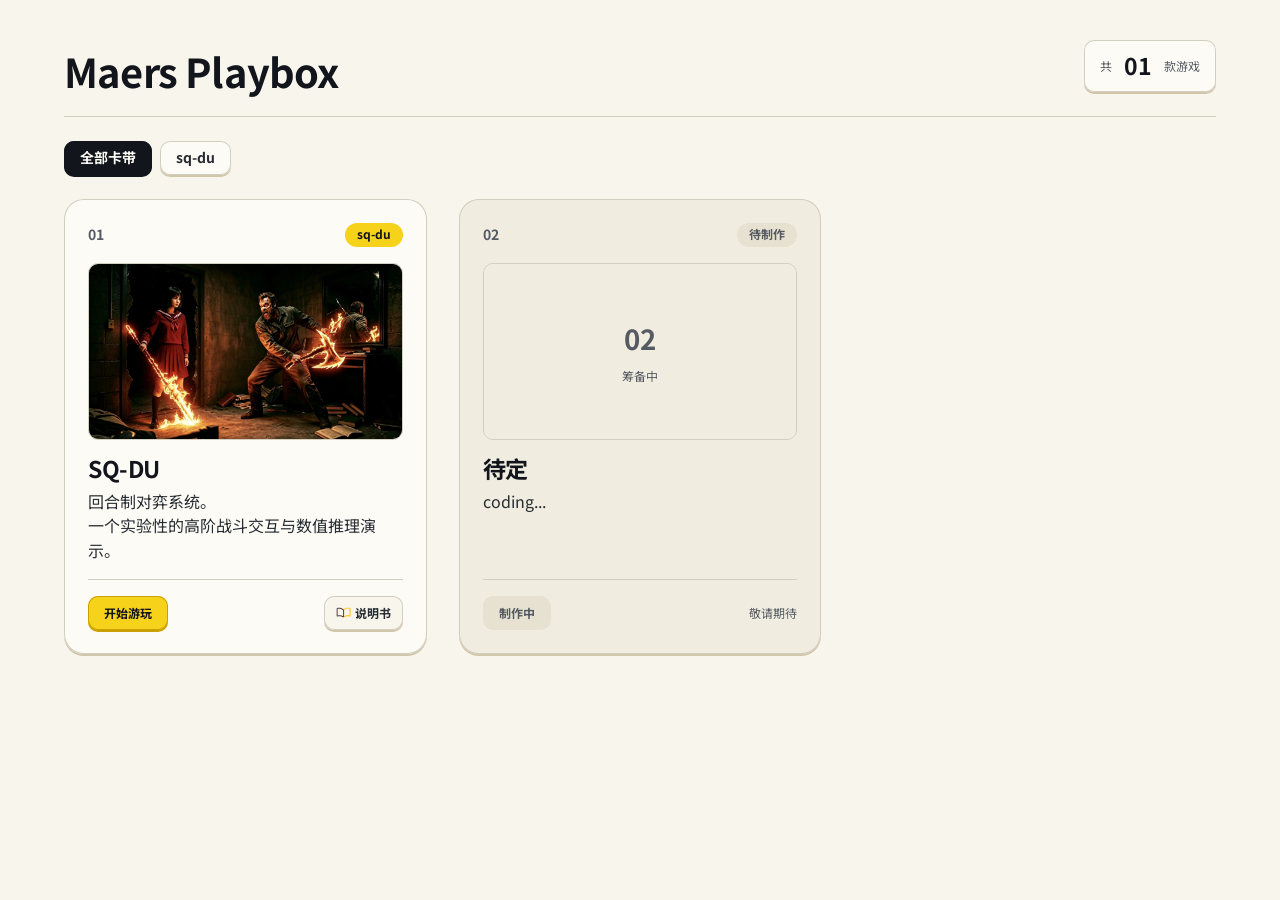
<file: index.html>
<!DOCTYPE html>
<html lang="zh-CN">

<head>
    <meta charset="UTF-8">
    <meta name="viewport" content="width=device-width, initial-scale=1.0">
    <meta name="description" content="MAERS 独立游戏合集大厅，汇集解谜、治愈、农业、策略与战术战斗等多元实验游戏卡带。">
    <title>Maers Playbox · 多元独立游戏合集大厅</title>
    <link href="font/base/fonts.css" rel="stylesheet">
    <link href="https://api.fontshare.com/v2/css?f[]=chillax@500,600&display=swap" rel="stylesheet">
    <style>
        /* Hallmark · shape: app screen · genre: playful · theme: Hum · redesign: refined
         * nav: top shelf bar with filter pills · signature: tactile card-stock game cartridge shelf · states: full, loading, empty, error
         * axes: light/rounded-sans/chromatic-yellow · posture: full-palette · contrast: pass */
        @import url("./tokens.css");
        @import url("./base.css");

        body {
            min-height: 100dvh;
            display: flex;
            flex-direction: column;
            background-color: var(--color-paper);
            color: var(--color-ink);
        }

        .skip-link {
            position: fixed;
            top: var(--space-md);
            left: var(--space-md);
            z-index: var(--z-tooltip);
            background: var(--color-accent);
            color: var(--color-accent-ink);
            padding: var(--space-xs) var(--space-md);
            border-radius: var(--radius-pill);
            text-decoration: none;
            font-weight: 600;
        }

        .playbox-shell {
            width: 100%;
            max-width: var(--container);
            margin-inline: auto;
            padding: var(--space-xl) var(--gutter) var(--space-2xl);
            display: flex;
            flex-direction: column;
            gap: var(--space-lg);
            flex: 1;
        }

        .playbox-header {
            display: flex;
            justify-content: space-between;
            align-items: flex-end;
            gap: var(--space-lg);
            padding-bottom: var(--space-lg);
            border-bottom: var(--rule-hair) solid var(--color-rule);
            flex-wrap: wrap;
        }

        .brand-lockup {
            display: flex;
            flex-direction: column;
            gap: var(--space-xs);
        }

        .brand-title-row {
            display: flex;
            align-items: center;
            gap: var(--space-md);
            flex-wrap: wrap;
        }

        .brand-title {
            font-family: var(--font-display);
            font-size: var(--text-display);
            font-weight: var(--display-weight);
            color: var(--color-ink);
            user-select: none;
            cursor: default;
        }

        .switch-btn {
            display: inline-flex;
            align-items: center;
            min-height: 32px;
            padding: 0 var(--space-md);
            border-radius: var(--radius-stock);
            background: transparent;
            border: var(--rule-hair) solid var(--color-rule);
            color: var(--color-ink-2);
            text-decoration: none;
            font-size: var(--text-xs);
            font-weight: 600;
            white-space: nowrap;
            transition: background-color var(--dur-micro) var(--ease-snap), color var(--dur-micro) var(--ease-snap), transform var(--dur-micro) var(--ease-snap);
        }

        .switch-btn:hover {
            background: var(--color-paper-2);
            color: var(--color-ink);
        }

        .switch-btn:active {
            transform: translateY(1px);
        }

        .brand-subtitle {
            font-size: var(--text-md);
            color: var(--color-ink-2);
            max-width: 56ch;
        }

        .brand-mark {
            background: color-mix(in oklab, var(--color-accent) 60%, transparent);
            color: var(--color-ink);
            padding: 0 var(--space-xs);
            border-radius: var(--space-2xs);
            box-decoration-break: clone;
        }

        .header-stats {
            display: flex;
            align-items: center;
            gap: var(--space-sm);
            background: var(--color-card);
            border-radius: var(--radius-stock);
            box-shadow: var(--shadow-stock);
            padding: var(--space-xs) var(--space-md);
        }

        .stat-figure {
            font-family: var(--font-display);
            font-size: var(--text-xl);
            font-weight: var(--display-weight);
            color: var(--color-ink);
            font-variant-numeric: tabular-nums;
        }

        .stat-label {
            font-size: var(--text-xs);
            color: var(--color-muted);
            white-space: nowrap;
        }

        /* 主内容区纵向间距，消除筛选栏与卡带网格粘连 */
        main {
            display: flex;
            flex-direction: column;
            gap: var(--space-lg);
            flex: 1;
        }

        /* 类型筛选栏 */
        .shelf-toolbar {
            display: flex;
            justify-content: space-between;
            align-items: center;
            gap: var(--space-md);
            flex-wrap: wrap;
        }

        .filter-nav {
            display: flex;
            align-items: center;
            gap: var(--space-xs);
            flex-wrap: wrap;
        }

        .filter-pill {
            display: inline-flex;
            align-items: center;
            justify-content: center;
            min-height: 34px;
            padding: 0 var(--space-md);
            border-radius: var(--radius-stock);
            border: 0;
            background: var(--color-card);
            color: var(--color-ink-2);
            box-shadow: var(--shadow-stock);
            font-size: var(--text-sm);
            font-weight: 600;
            cursor: pointer;
            white-space: nowrap;
            transition: transform var(--dur-micro) var(--ease-snap), box-shadow var(--dur-micro) var(--ease-snap), background-color var(--dur-micro) var(--ease-snap), color var(--dur-micro) var(--ease-snap);
        }

        .filter-pill:hover:not(:disabled) {
            background: var(--color-paper-2);
            color: var(--color-ink);
        }

        .filter-pill:active:not(:disabled) {
            transform: translateY(1px);
            box-shadow: var(--shadow-stock-active);
        }

        .filter-pill[aria-pressed="true"] {
            background: var(--color-ink);
            color: var(--color-card);
            box-shadow: inset 0 0 0 1px var(--color-ink), 0 2px 0 0 var(--color-ink);
        }

        /* 游戏卡带书架网格 */
        .module-grid {
            display: grid;
            grid-template-columns: repeat(auto-fill, minmax(min(100%, 360px), 1fr));
            gap: var(--gap-columns);
        }

        .module-card {
            background: var(--color-card);
            color: var(--color-ink);
            border-radius: var(--radius-card);
            box-shadow: var(--shadow-stock);
            padding: var(--space-lg);
            display: flex;
            flex-direction: column;
            gap: var(--space-md);
            position: relative;
            transition: background-color var(--dur-micro) var(--ease-snap), box-shadow var(--dur-micro) var(--ease-snap);
        }

        .module-card:not(.is-locked):hover {
            box-shadow: var(--shadow-stock-hover);
        }

        .module-card.is-locked {
            background: var(--color-paper-2);
        }

        .card-top-bar {
            display: flex;
            justify-content: space-between;
            align-items: center;
            gap: var(--space-sm);
        }

        .cartridge-slot-num {
            font-family: var(--font-display);
            font-size: var(--text-sm);
            font-weight: var(--display-weight);
            color: var(--color-muted);
            font-variant-numeric: tabular-nums;
        }

        .tag {
            display: inline-flex;
            align-items: center;
            min-height: 24px;
            padding: 0 var(--space-sm);
            border-radius: var(--radius-pill);
            background: var(--color-accent);
            color: var(--color-accent-ink);
            font-size: var(--text-xs);
            font-weight: 600;
            white-space: nowrap;
        }

        .tag--muted {
            background: var(--color-paper-3);
            color: var(--color-muted);
        }

        .card-cover {
            width: 100%;
            aspect-ratio: 16 / 9;
            background: var(--color-paper-2);
            color: var(--color-ink);
            border-radius: var(--radius-stock);
            overflow: hidden;
            position: relative;
            border: var(--rule-hair) solid var(--color-rule);
        }

        .card-cover img {
            width: 100%;
            height: 100%;
            object-fit: cover;
        }

        .empty-cartridge {
            width: 100%;
            height: 100%;
            display: flex;
            flex-direction: column;
            justify-content: center;
            align-items: center;
            gap: var(--space-xs);
            background: var(--color-paper-2);
            color: var(--color-muted);
            padding: var(--space-lg);
            text-align: center;
        }

        .empty-cartridge-num {
            font-family: var(--font-display);
            font-size: var(--text-2xl);
            font-weight: var(--display-weight);
            color: var(--color-muted);
            font-variant-numeric: tabular-nums;
        }

        .empty-cartridge-text {
            font-size: var(--text-xs);
            color: var(--color-muted);
        }

        .card-body {
            display: flex;
            flex-direction: column;
            gap: var(--space-xs);
            flex: 1;
        }

        .module-title {
            font-size: var(--text-xl);
            font-weight: var(--display-weight);
            color: var(--color-ink);
        }

        .module-desc {
            font-size: var(--text-md);
            color: var(--color-ink-2);
            line-height: 1.55;
            white-space: pre-line;
        }

        .footer-row {
            display: flex;
            justify-content: space-between;
            align-items: center;
            gap: var(--space-sm);
            border-top: var(--rule-hair) solid var(--color-rule);
            padding-top: var(--space-md);
            margin-top: auto;
            flex-wrap: wrap;
        }

        /* 轻薄化实体卡纸按钮（去除原先 5px 厚重底边与臃肿高度） */
        .launch-btn {
            display: inline-flex;
            align-items: center;
            justify-content: center;
            min-height: 34px;
            padding: 0 var(--space-md);
            border: 0;
            border-radius: var(--radius-stock);
            background: var(--color-accent);
            color: var(--color-accent-ink);
            box-shadow: var(--shadow-primary);
            font-size: var(--text-xs);
            font-weight: 600;
            text-decoration: none;
            white-space: nowrap;
            cursor: pointer;
            transition: transform var(--dur-micro) var(--ease-spring), box-shadow var(--dur-micro) var(--ease-spring);
        }

        .launch-btn:hover {
            transform: translateY(-1px);
            box-shadow: var(--shadow-primary-hover);
        }

        .launch-btn:active {
            transform: translateY(1px);
            box-shadow: var(--shadow-primary-active);
        }

        .launch-btn--locked {
            background: var(--color-paper-3);
            color: var(--color-muted);
            box-shadow: none;
            pointer-events: none;
        }

        .manual-btn {
            display: inline-flex;
            align-items: center;
            gap: var(--space-2xs);
            min-height: 34px;
            padding: 0 var(--space-sm);
            background: var(--color-paper);
            color: var(--color-ink-2);
            border: 0;
            border-radius: var(--radius-stock);
            box-shadow: var(--shadow-stock);
            font-size: var(--text-xs);
            font-weight: 600;
            cursor: pointer;
            white-space: nowrap;
            transition: transform var(--dur-micro) var(--ease-snap), box-shadow var(--dur-micro) var(--ease-snap), background-color var(--dur-micro) var(--ease-snap), color var(--dur-micro) var(--ease-snap);
        }

        .manual-btn:hover:not(:disabled) {
            background: var(--color-paper-2);
            color: var(--color-ink);
        }

        .manual-btn:active:not(:disabled) {
            transform: translateY(1px);
            box-shadow: var(--shadow-stock-active);
        }

        /* 保留 guide-book.svg 原生暖黄与深棕配色，禁止反相 */
        .manual-btn img {
            width: 15px;
            height: 15px;
            flex-shrink: 0;
        }

        .playbox-footer {
            display: flex;
            justify-content: space-between;
            align-items: center;
            gap: var(--space-md);
            padding-top: var(--space-lg);
            border-top: var(--rule-hair) solid var(--color-rule);
            font-size: var(--text-xs);
            color: var(--color-muted);
            flex-wrap: wrap;
        }

        @media (max-width: 56rem) {
            .playbox-header {
                flex-direction: column;
                align-items: flex-start;
            }
        }
    </style>
</head>

<body>
    <a href="#mainContent" class="skip-link visually-hidden">跳至游戏卡带架</a>

    <div class="playbox-shell">
        <header class="playbox-header">
            <div class="brand-lockup">
                <div class="brand-title-row">
                    <h1 id="maersTitle" class="brand-title">Maers Playbox</h1>
                </div>
            </div>
            <div class="header-stats" aria-live="polite">
                <span class="stat-label">共</span>
                <span class="stat-figure" id="activeCountFigure">01</span>
                <span class="stat-label">款游戏</span>
            </div>
        </header>

        <main id="mainContent" tabindex="-1">
            <div class="shelf-toolbar">
                <nav class="filter-nav" id="typeFilterNav" aria-label="按游戏类型筛选">
                    <button type="button" class="filter-pill" data-filter="all" aria-pressed="true">全部卡带</button>
                </nav>
            </div>

            <div class="module-grid" id="moduleGrid">
                <!-- 由 JS 从 data/index/modules.json 动态填充 -->
            </div>
        </main>
    </div>

    <script src="manage/index/brief.js"></script>
    <script>
        (function () {
            'use strict';

            const moduleGrid = document.getElementById('moduleGrid');
            const filterNav = document.getElementById('typeFilterNav');
            const activeCountFigure = document.getElementById('activeCountFigure');
            let allModules = [];
            let currentFilter = 'all';

            function formatSlot(num) {
                return String(num).padStart(2, '0');
            }

            /** 打开指定模块的说明书弹窗 */
            async function openModuleManuals(m) {
                try {
                    const manualDir = m.url.replace(/[^/]+$/, '');
                    const res = await fetch(`${manualDir}manuals/order.json`);
                    const manuals = res.ok ? await res.json() : [];
                    BriefModal.show(m.name, m.url || m.filename, Array.isArray(manuals) ? manuals : []);
                } catch (err) {
                    BriefModal.show(m.name, m.url || m.filename, []);
                }
            }

            /** 从静态注册表读取并渲染所有模块 */
            async function loadModules() {
                try {
                    const res = await fetch('data/index/modules.json');
                    if (!res.ok) throw new Error('fetch error');
                    const data = await res.json();
                    allModules = Array.isArray(data.modules) ? data.modules : [];
                    const activeList = allModules.filter(m => m.status === 'active');
                    if (activeCountFigure) {
                        activeCountFigure.textContent = formatSlot(activeList.length);
                    }
                    buildFilterPills(allModules);
                    renderGrid();
                } catch (e) {
                    if (activeCountFigure) {
                        activeCountFigure.textContent = '00';
                    }
                    moduleGrid.innerHTML = '';
                    moduleGrid.appendChild(buildOfflineCard('无法读取游戏合集注册表，请检查网络或本地服务状态。'));
                    moduleGrid.appendChild(buildUnknownCard(2));
                }
            }

            /** 根据模块列表生成类型筛选按钮 */
            function buildFilterPills(list) {
                if (!filterNav) return;
                const types = Array.from(new Set(list.map(m => m.gameType || '未分类')));
                filterNav.innerHTML = '';

                const allBtn = document.createElement('button');
                allBtn.type = 'button';
                allBtn.className = 'filter-pill';
                allBtn.dataset.filter = 'all';
                allBtn.setAttribute('aria-pressed', currentFilter === 'all' ? 'true' : 'false');
                allBtn.textContent = '全部卡带';
                allBtn.addEventListener('click', () => setFilter('all'));
                filterNav.appendChild(allBtn);

                types.forEach(type => {
                    const btn = document.createElement('button');
                    btn.type = 'button';
                    btn.className = 'filter-pill';
                    btn.dataset.filter = type;
                    btn.setAttribute('aria-pressed', currentFilter === type ? 'true' : 'false');
                    btn.textContent = type;
                    btn.addEventListener('click', () => setFilter(type));
                    filterNav.appendChild(btn);
                });
            }

            function setFilter(type) {
                currentFilter = type;
                if (filterNav) {
                    filterNav.querySelectorAll('.filter-pill').forEach(btn => {
                        btn.setAttribute('aria-pressed', btn.dataset.filter === type ? 'true' : 'false');
                    });
                }
                renderGrid();
            }

            function renderGrid() {
                moduleGrid.innerHTML = '';
                const filtered = currentFilter === 'all'
                    ? allModules
                    : allModules.filter(m => (m.gameType || '未分类') === currentFilter);

                filtered.forEach((m, idx) => {
                    moduleGrid.appendChild(buildModuleCard(m, idx + 1));
                });

                moduleGrid.appendChild(buildUnknownCard(filtered.length + 1));
            }

            /** 待上架新游戏预留卡槽 */
            function buildUnknownCard(orderNum) {
                const el = document.createElement('article');
                el.className = 'module-card is-locked';
                el.innerHTML = `
                    <div class="card-top-bar">
                        <span class="cartridge-slot-num">${formatSlot(orderNum)}</span>
                        <span class="tag tag--muted">待制作</span>
                    </div>
                    <div class="card-cover">
                        <div class="empty-cartridge">
                            <span class="empty-cartridge-num">${formatSlot(orderNum)}</span>
                            <span class="empty-cartridge-text">筹备中</span>
                        </div>
                    </div>
                    <div class="card-body">
                        <h2 class="module-title">待定</h2>
                        <p class="module-desc">coding...</p>
                    </div>
                    <div class="footer-row">
                        <span class="launch-btn launch-btn--locked">制作中</span>
                        <span class="stat-label">敬请期待</span>
                    </div>`;
                return el;
            }

            /** 服务器离线时的提示卡（附带重试按钮） */
            function buildOfflineCard(msg) {
                const el = document.createElement('article');
                el.className = 'module-card is-locked';
                el.innerHTML = `
                    <div class="card-top-bar">
                        <span class="cartridge-slot-num">01</span>
                        <span class="tag tag--muted">离线状态</span>
                    </div>
                    <div class="card-cover">
                        <div class="empty-cartridge">
                            <span class="empty-cartridge-num">!</span>
                            <span class="empty-cartridge-text">卡带柜未连接</span>
                        </div>
                    </div>
                    <div class="card-body">
                        <h2 class="module-title">服务器未连接</h2>
                        <p class="module-desc">${esc(msg)}</p>
                    </div>
                    <div class="footer-row">
                        <button type="button" class="manual-btn retry-btn">重新连接</button>
                        <span class="stat-label">请检查服务</span>
                    </div>`;
                const retryBtn = el.querySelector('.retry-btn');
                if (retryBtn) {
                    retryBtn.addEventListener('click', () => loadModules());
                }
                return el;
            }

            /** 构造单个游戏卡带 DOM */
            function buildModuleCard(m, orderNum) {
                const isActive = m.status === 'active';
                const el = document.createElement('article');
                el.className = isActive ? 'module-card' : 'module-card is-locked';

                const coverInner = m.cover
                    ? `<img src="${esc(m.cover)}" alt="${esc(m.name)} 游戏封面" width="640" height="360">`
                    : `<div class="empty-cartridge"><span class="empty-cartridge-num">${formatSlot(orderNum)}</span><span class="empty-cartridge-text">暂无封面</span></div>`;

                const launchControl = isActive
                    ? `<a href="${esc(m.url)}" class="launch-btn">开始游玩</a>`
                    : `<span class="launch-btn launch-btn--locked">制作中</span>`;

                const manualBtnHTML = isActive ? `
                    <button type="button" class="manual-btn" aria-label="查阅 ${esc(m.name)} 游戏说明书">
                        <img src="ui-all/guide-book.svg" alt="" width="15" height="15">
                        <span>说明书</span>
                    </button>
                ` : `<span class="stat-label">未开放</span>`;

                el.innerHTML = `
                    <div class="card-top-bar">
                        <span class="cartridge-slot-num">${formatSlot(orderNum)}</span>
                        <span class="tag">${esc(m.gameType) || '未分类'}</span>
                    </div>
                    <div class="card-cover">${coverInner}</div>
                    <div class="card-body">
                        <h2 class="module-title">${esc(m.name)}</h2>
                        <p class="module-desc">${esc(m.description) || '暂无简介'}</p>
                    </div>
                    <div class="footer-row">
                        ${launchControl}
                        ${manualBtnHTML}
                    </div>`;

                const btn = el.querySelector('.manual-btn');
                if (btn) {
                    btn.addEventListener('click', (e) => {
                        e.preventDefault();
                        e.stopPropagation();
                        openModuleManuals(m);
                    });
                }

                return el;
            }

            function esc(str) {
                return String(str ?? '')
                    .replace(/&/g, '&amp;').replace(/</g, '&lt;')
                    .replace(/>/g, '&gt;').replace(/"/g, '&quot;');
            }

            loadModules();

            // 暗门：快速三连击标题进入创作者工坊
            let _ac = 0, _at = null;
            document.getElementById('maersTitle').addEventListener('click', () => {
                _ac++;
                if (_ac >= 3) { window.location.href = 'index-admin.html'; return; }
                clearTimeout(_at);
                _at = setTimeout(() => { _ac = 0; }, 600);
            });
        }());
    </script>
</body>

</html>
</file>
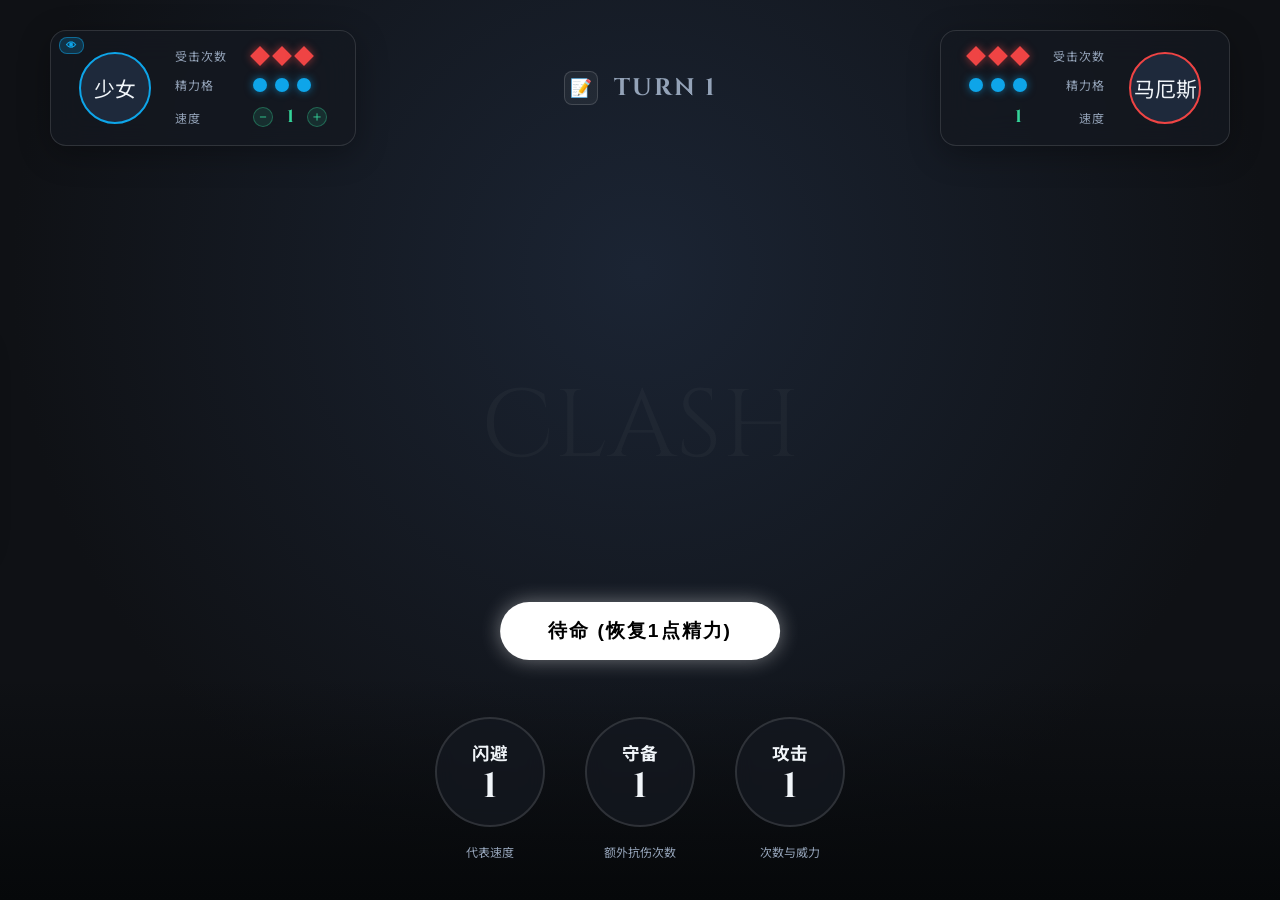
<file: agent_brain_ui.html>
<!DOCTYPE html>
<html lang="zh-CN">

<head>
    <meta charset="UTF-8">
    <meta name="viewport" content="width=device-width, initial-scale=1.0">
    <title>博弈战斗系统 UI 演示</title>
    <!-- 引入英文字体增强数字和标题表现力 -->
    <link
        href="https://fonts.googleapis.com/css2?family=Cinzel:wght@600;700&family=Noto+Sans+SC:wght@300;400;500;700&display=swap"
        rel="stylesheet">
    <style>
        :root {
            /* 现代暗黑风与毛玻璃 */
            --bg-base: #0f1115;
            --panel-bg: rgba(20, 24, 32, 0.75);
            --border: rgba(255, 255, 255, 0.12);
            --text-main: #f1f5f9;
            --text-muted: #94a3b8;

            /* 机制颜色定义 */
            --color-hp: #ef4444;
            /* 红色: 生命/受击次数 */
            --color-stamina: #0ea5e9;
            /* 蓝青: 精力格 */

            --color-atk: #fb7185;
            /* 攻击 - 偏粉红 */
            --color-def: #60a5fa;
            /* 守备 - 偏蓝 */
            --color-dod: #34d399;
            /* 闪避 - 偏绿 */
        }

        * {
            margin: 0;
            padding: 0;
            box-sizing: border-box;
            user-select: none;
            /* 游戏界面防误触选择 */
        }

        body {
            font-family: 'Noto Sans SC', sans-serif;
            background: var(--bg-base);
            /* 动态渐变背景，模拟战场氛围 */
            background-image:
                radial-gradient(circle at 50% 30%, rgba(30, 41, 59, 0.8), var(--bg-base) 70%),
                radial-gradient(circle at 0% 100%, rgba(239, 68, 68, 0.05), transparent 50%),
                radial-gradient(circle at 100% 100%, rgba(14, 165, 233, 0.05), transparent 50%);
            color: var(--text-main);
            height: 100vh;
            display: flex;
            flex-direction: column;
            overflow: hidden;
        }

        /* ----- 顶部 HUD：状态面板 ----- */
        .hud-top {
            display: flex;
            justify-content: space-between;
            padding: 30px 50px;
            z-index: 10;
            position: relative;
        }

        .turn-group {
            position: absolute;
            left: 50%;
            top: 50%;
            transform: translate(-50%, -50%);
            display: flex;
            align-items: center;
            gap: 16px;
            z-index: 15;
        }

        .turn-indicator {
            font-family: 'Cinzel', serif;
            font-size: 1.5rem;
            font-weight: bold;
            color: var(--text-muted);
            letter-spacing: 2px;
            pointer-events: none;
        }

        .log-btn {
            background: rgba(255, 255, 255, 0.05);
            border: 1px solid rgba(255, 255, 255, 0.15);
            color: var(--text-muted);
            border-radius: 8px;
            width: 34px;
            height: 34px;
            display: flex;
            justify-content: center;
            align-items: center;
            cursor: pointer;
            transition: all 0.2s;
            font-size: 1.1rem;
        }

        .log-btn:hover {
            background: rgba(255, 255, 255, 0.15);
            color: white;
            border-color: rgba(255, 255, 255, 0.3);
            transform: scale(1.1);
        }

        .status-card {
            position: relative;
            display: flex;
            align-items: center;
            gap: 24px;
            background: var(--panel-bg);
            border: 1px solid var(--border);
            border-radius: 16px;
            padding: 16px 28px;
            backdrop-filter: blur(16px);
            -webkit-backdrop-filter: blur(16px);
            box-shadow: 0 8px 32px rgba(0, 0, 0, 0.3);
            transition: transform 0.3s;
        }

        .status-enemy {
            flex-direction: row-reverse;
            cursor: pointer;
        }

        /* 敌方头像悬浮特效，暗示可交互 */
        .status-enemy:hover {
            transform: scale(1.02);
            box-shadow: 0 0 20px rgba(255, 255, 255, 0.1);
        }

        .avatar {
            width: 72px;
            height: 72px;
            background: #1e293b;
            border-radius: 50%;
            border: 2px solid var(--border);
            display: flex;
            justify-content: center;
            align-items: center;
            font-size: 1.3rem; /* 缩小字号容纳3个中文字符 */
            white-space: nowrap; /* 强制不换行 */
            position: relative;
        }

        .status-enemy .avatar::after {
            content: '👁️ 点击查看情报';
            position: absolute;
            bottom: -24px;
            font-size: 12px;
            white-space: nowrap;
            color: var(--text-muted);
            opacity: 0;
            transition: 0.2s;
        }

        .status-enemy:hover .avatar::after {
            opacity: 1;
        }

        .agile-buff {
            position: absolute;
            bottom: 4px;
            left: 12px;
            font-size: 1.2rem;
            cursor: help;
            filter: drop-shadow(0 0 5px rgba(20, 184, 166, 0.6));
        }

        .status-enemy .agile-buff {
            left: auto;
            right: 12px;
        }

        .insight-btn {
            position: absolute;
            top: 6px;
            left: 8px;
            padding: 2px 6px;
            border-radius: 8px;
            background: rgba(14, 165, 233, 0.2);
            border: 1px solid rgba(14, 165, 233, 0.5);
            color: var(--color-stamina);
            font-size: 0.65rem;
            font-weight: bold;
            display: flex;
            justify-content: center;
            align-items: center;
            cursor: pointer;
            transition: all 0.2s;
            z-index: 5;
            letter-spacing: 1px;
        }

        .insight-btn:hover:not(:disabled) {
            background: rgba(14, 165, 233, 0.35);
        }

        .insight-btn:disabled {
            filter: grayscale(1);
            opacity: 0.3;
            cursor: not-allowed;
            transform: scale(1);
        }

        .insight-tooltip {
            position: absolute;
            top: -30px;
            left: 8px;
            background: rgba(0, 0, 0, 0.85);
            border: 1px solid rgba(14, 165, 233, 0.5);
            color: #fff;
            font-size: 0.8rem;
            padding: 4px 10px;
            border-radius: 6px;
            white-space: nowrap;
            pointer-events: none;
            opacity: 0;
            transition: opacity 0.2s;
            z-index: 10;
        }

        .insight-active .insight-tooltip {
            opacity: 1;
        }

        .stats-col {
            display: flex;
            flex-direction: column;
            gap: 12px;
        }

        .status-enemy .stats-col {
            align-items: flex-end;
        }

        .stat-row {
            display: flex;
            gap: 8px;
            align-items: center;
        }

        .stat-label {
            font-size: 0.75rem;
            color: var(--text-muted);
            letter-spacing: 1px;
            width: 70px;
        }

        /* 生命值(受击次数) 具象化: 红色菱形 */
        .hp-pip {
            width: 14px;
            height: 14px;
            background: var(--color-hp);
            transform: rotate(45deg);
            box-shadow: 0 0 8px rgba(239, 68, 68, 0.6);
            transition: all 0.3s;
        }

        .hp-pip.lost {
            background: #334155;
            box-shadow: none;
            opacity: 0.5;
        }

        /* 精力格 具象化: 蓝青色圆形 */
        .stamina-pip {
            width: 14px;
            height: 14px;
            background: var(--color-stamina);
            border-radius: 50%;
            box-shadow: 0 0 8px rgba(14, 165, 233, 0.6);
            transition: all 0.3s;
        }

        .stamina-pip.spent {
            background: #334155;
            box-shadow: none;
            opacity: 0.5;
        }

        /* 速度值 UI */
        .speed-row {
            display: flex;
            align-items: center;
            gap: 8px;
        }

        .speed-val {
            font-family: 'Cinzel', serif;
            font-size: 1.1rem;
            font-weight: 700;
            color: var(--color-dod);
            min-width: 18px;
            text-align: center;
        }

        .speed-down-btn,
        .speed-up-btn {
            background: rgba(52, 211, 153, 0.12);
            border: 1px solid rgba(52, 211, 153, 0.35);
            color: var(--color-dod);
            border-radius: 50%;
            width: 20px;
            height: 20px;
            font-size: 0.85rem;
            line-height: 1;
            cursor: pointer;
            display: flex;
            align-items: center;
            justify-content: center;
            transition: all 0.2s;
            padding: 0;
        }

        .speed-down-btn:hover:not(:disabled),
        .speed-up-btn:hover:not(:disabled) {
            background: rgba(52, 211, 153, 0.28);
            transform: scale(1.12);
        }

        .speed-down-btn:disabled,
        .speed-up-btn:disabled {
            opacity: 0.3;
            cursor: not-allowed;
        }

        /* ----- 中间：战场与提示 ----- */
        .battle-area {
            flex-grow: 1;
            display: flex;
            flex-direction: column;
            justify-content: center;
            align-items: center;
            position: relative;
        }

        .vs-text {
            font-family: 'Cinzel', serif;
            font-size: 6rem;
            color: rgba(255, 255, 255, 0.03);
            pointer-events: none;
            position: absolute;
        }

        /* 战斗结算日志板 */
        .battle-log {
            background: rgba(0, 0, 0, 0.6);
            padding: 20px 40px;
            border-radius: 12px;
            border: 1px solid var(--border);
            text-align: center;
            backdrop-filter: blur(8px);
            opacity: 0;
            transform: translateY(20px);
            transition: all 0.5s;
            max-width: 600px;
            line-height: 1.6;
        }

        .battle-log.show {
            opacity: 1;
            transform: translateY(0);
        }

        .log-title {
            font-size: 1.5rem;
            color: var(--color-atk);
            margin-bottom: 10px;
            font-weight: bold;
        }

        /* ----- 左侧：效果注入与精力强化 UI ----- */
        .left-panel {
            position: absolute;
            left: -430px;
            /* 默认隐藏在屏幕外 */
            top: 50%;
            transform: translateY(-50%);
            width: 400px;
            background: var(--panel-bg);
            backdrop-filter: blur(16px);
            border: 1px solid var(--border);
            border-left: none;
            border-radius: 0 24px 24px 0;
            padding: 30px;
            transition: left 0.4s cubic-bezier(0.16, 1, 0.3, 1);
            box-shadow: 10px 0 30px rgba(0, 0, 0, 0.3);
            z-index: 20;
        }

        .left-panel.active {
            left: 0;
        }

        .panel-title {
            font-size: 1.1rem;
            font-weight: 500;
            margin-bottom: 24px;
            display: flex;
            align-items: center;
            justify-content: space-between;
        }

        .panel-curr-act {
            color: var(--text-main);
            font-weight: bold;
        }

        /* 精力强化按钮容器 */
        .enhance-wrapper {
            width: 100%;
            padding: 8px 14px;
            background: rgba(14, 165, 233, 0.1);
            border: 1px solid var(--color-stamina);
            border-radius: 10px;
            margin-bottom: 24px;
            display: flex;
            justify-content: space-between;
            align-items: center;
            transition: all 0.3s;
        }

        .enhance-wrapper.active {
            background: var(--color-stamina);
            box-shadow: 0 0 15px rgba(14, 165, 233, 0.5);
        }

        .enhance-sub-btn {
            width: 32px;
            height: 32px;
            border-radius: 8px;
            border: none;
            background: rgba(14, 165, 233, 0.2);
            color: var(--color-stamina);
            font-size: 1.1rem;
            font-weight: bold;
            cursor: pointer;
            display: flex;
            justify-content: center;
            align-items: center;
            transition: all 0.2s;
        }

        .enhance-wrapper.active .enhance-sub-btn {
            background: rgba(0, 0, 0, 0.15);
            color: #000;
        }

        .enhance-sub-btn:hover:not(:disabled) {
            transform: scale(1.1);
            background: rgba(14, 165, 233, 0.4);
        }

        .enhance-wrapper.active .enhance-sub-btn:hover:not(:disabled) {
            background: rgba(0, 0, 0, 0.3);
        }

        .enhance-sub-btn:disabled {
            opacity: 0.3;
            cursor: not-allowed;
            transform: scale(1);
        }

        .enhance-center {
            font-size: 0.95rem;
            font-weight: bold;
            color: var(--color-stamina);
        }

        .enhance-wrapper.active .enhance-center {
            color: #000;
        }

        .effect-section-title {
            font-size: 0.85rem;
            color: var(--text-muted);
            margin-bottom: 12px;
        }

        /* 效果词条列表 */
        .effect-list {
            display: flex;
            flex-direction: column;
            gap: 12px;
        }

        .effect-item {
            padding: 14px;
            background: rgba(255, 255, 255, 0.03);
            border: 1px solid rgba(255, 255, 255, 0.08);
            border-radius: 10px;
            cursor: pointer;
            transition: all 0.2s;
            display: flex;
            flex-direction: column;
            gap: 6px;
        }

        .effect-item:hover {
            background: rgba(255, 255, 255, 0.08);
            border-color: rgba(255, 255, 255, 0.2);
        }

        .effect-item.selected {
            border-color: var(--text-main);
            background: rgba(255, 255, 255, 0.1);
        }

        .effect-name {
            font-weight: bold;
            font-size: 0.95rem;
        }

        .effect-desc {
            font-size: 0.75rem;
            color: var(--text-muted);
        }

        /* ----- 底部：行动指令选择区 ----- */
        .bottom-actions {
            padding: 40px;
            display: flex;
            justify-content: center;
            align-items: flex-end;
            gap: 40px;
            background: linear-gradient(0deg, #06080a 0%, transparent 100%);
            z-index: 10;
        }

        .act-btn-container {
            display: flex;
            flex-direction: column;
            align-items: center;
            gap: 16px;
        }

        .act-btn {
            position: relative;
            width: 110px;
            height: 110px;
            border-radius: 50%;
            background: var(--panel-bg);
            border: 2px solid var(--border);
            color: var(--text-main);
            font-size: 1.1rem;
            font-weight: bold;
            cursor: pointer;
            display: flex;
            flex-direction: column;
            justify-content: center;
            align-items: center;
            transition: all 0.3s cubic-bezier(0.25, 0.46, 0.45, 0.94);
            backdrop-filter: blur(10px);
        }

        .act-pt {
            font-family: 'Cinzel', serif;
            font-size: 2.2rem;
            margin-top: 4px;
            line-height: 1;
        }

        /* 悬停与选中状态的特化变色 */
        .act-btn.attack:hover,
        .act-btn.attack.selected {
            border-color: var(--color-atk);
        }

        .act-btn.guard:hover,
        .act-btn.guard.selected {
            border-color: var(--color-def);
        }

        .act-btn.dodge:hover,
        .act-btn.dodge.selected {
            border-color: var(--color-dod);
        }

        .act-btn.selected {
            transform: translateY(-20px) scale(1.15);
            background: rgba(30, 41, 59, 0.9);
        }

        .act-btn.selected.attack {
            box-shadow: 0 10px 30px rgba(251, 113, 133, 0.3);
            color: var(--color-atk);
        }

        .act-btn.selected.guard {
            box-shadow: 0 10px 30px rgba(96, 165, 250, 0.3);
            color: var(--color-def);
        }

        .act-btn.selected.dodge {
            box-shadow: 0 10px 30px rgba(52, 211, 153, 0.3);
            color: var(--color-dod);
        }

        /* ----- 确认战斗按钮 ----- */
        .commit-wrapper {
            position: absolute;
            bottom: 240px;
            left: 50%;
            transform: translateX(-50%);
            display: flex;
            gap: 16px;
            z-index: 15;
        }

        .commit-btn {
            background: #fff;
            color: #000;
            border: none;
            padding: 16px 48px;
            border-radius: 40px;
            font-size: 1.2rem;
            font-weight: bold;
            letter-spacing: 2px;
            cursor: pointer;
            box-shadow: 0 0 20px rgba(255, 255, 255, 0.4);
            transition: all 0.2s;
        }

        .commit-btn:hover {
            transform: scale(1.05);
            box-shadow: 0 0 30px rgba(255, 255, 255, 0.6);
        }

        /* ----- 敌方情报弹出框 ----- */
        .enemy-modal {
            position: absolute;
            top: 130px;
            right: 50px;
            background: var(--panel-bg);
            border: 1px solid var(--color-atk);
            border-radius: 12px;
            padding: 20px;
            width: 280px;
            backdrop-filter: blur(10px);
            box-shadow: 0 10px 30px rgba(0, 0, 0, 0.5);
            opacity: 0;
            pointer-events: none;
            transform: translateY(-10px);
            transition: all 0.3s;
            z-index: 50;
        }

        .enemy-modal.show {
            opacity: 1;
            pointer-events: auto;
            transform: translateY(0);
        }

        .enemy-modal-title {
            font-size: 0.9rem;
            color: var(--color-atk);
            margin-bottom: 12px;
            font-weight: bold;
        }

        /* 战事录（历史弹窗） */
        .history-modal {
            position: fixed;
            top: 50%;
            left: 50%;
            transform: translate(-50%, -40%);
            background: rgba(10, 15, 25, 0.95);
            border: 1px solid rgba(255, 255, 255, 0.1);
            width: 500px;
            max-width: 90vw;
            max-height: 75vh;
            border-radius: 12px;
            padding: 24px;
            z-index: 2000;
            opacity: 0;
            pointer-events: none;
            transition: all 0.3s;
            display: flex;
            flex-direction: column;
            backdrop-filter: blur(10px);
        }

        .history-modal.show {
            opacity: 1;
            transform: translate(-50%, -50%);
            pointer-events: auto;
        }

        .history-modal-header {
            display: flex;
            justify-content: space-between;
            align-items: center;
            margin-bottom: 16px;
            padding-bottom: 12px;
            border-bottom: 1px solid rgba(255, 255, 255, 0.1);
            font-size: 1.1rem;
            font-weight: bold;
            color: var(--text-main);
        }

        .history-list {
            flex: 1;
            overflow-y: auto;
            padding-right: 8px;
            display: flex;
            flex-direction: column;
            gap: 12px;
            text-align: left;
        }

        .history-list::-webkit-scrollbar {
            width: 6px;
        }

        .history-list::-webkit-scrollbar-thumb {
            background: rgba(255, 255, 255, 0.2);
            border-radius: 3px;
        }

        .history-turnItem {
            background: rgba(255, 255, 255, 0.03);
            border: 1px solid rgba(255, 255, 255, 0.05);
            border-radius: 8px;
            padding: 12px;
            font-size: 0.85rem;
            line-height: 1.5;
        }

        .agile-buff {
            display: inline-block;
            margin-left: 8px;
            font-size: 1rem;
            cursor: help;
        }

        /* 战斗结算期间锁定除结算框外的所有操作 */
        body.combat-resolving .hud-top,
        body.combat-resolving .bottom-actions,
        body.combat-resolving .commit-wrapper,
        body.combat-resolving .enemy-modal {
            pointer-events: none !important;
            opacity: 0.7;
            /* 轻微降低透明度暗示不可用 */
        }

        /* 战事录弹窗打开期间，锁定背景（但不锁底部按钮）*/
        body.history-open .hud-top,
        body.history-open .bottom-actions,
        body.history-open .enemy-modal {
            pointer-events: none !important;
            opacity: 0.7;
        }
    </style>
</head>

<body>

    <!-- 顶部状态栏 -->
    <header class="hud-top">
        <!-- 玩家状态 -->
        <div class="status-card status-player">
            <button class="insight-btn" id="insightBtn" title="消耗 1 精力洞察敌方意图">👁︎</button>
            <div class="insight-tooltip" id="insightTooltip"></div>
            <div class="avatar" style="border-color: var(--color-stamina);">少女</div>
            <div class="agile-buff" id="player-agile-buff" title="轻灵：本次交锋速度+1" style="display:none;">🍃</div>
            <div class="stats-col">
                <div class="stat-row">
                    <span class="stat-label">受击次数</span>
                    <div class="hp-pip" id="player-hp-1"></div>
                    <div class="hp-pip" id="player-hp-2"></div>
                    <div class="hp-pip" id="player-hp-3"></div>
                </div>
                <div class="stat-row">
                    <span class="stat-label">精力格</span>
                    <div class="stamina-pip" id="player-stam-1"></div>
                    <div class="stamina-pip" id="player-stam-2"></div>
                    <div class="stamina-pip" id="player-stam-3"></div>
                </div>
                <div class="stat-row speed-row">
                    <span class="stat-label">速度</span>
                    <button class="speed-down-btn" id="speedDownBtn" title="降低速度恢复 1 精力">－</button>
                    <span class="speed-val" id="player-speed-val">1</span>
                    <button class="speed-up-btn" id="speedUpBtn" title="消耗 1 精力提升速度">＋</button>
                </div>
            </div>
        </div>

        <!-- 回合指示器 & 历史记录 -->
        <div class="turn-group">
            <button class="log-btn" id="historyLogBtn" title="查看战事录">📝</button>
            <div class="turn-indicator" id="turnIndicator">TURN 1</div>
        </div>

        <!-- 敌方状态 -->
        <div class="status-card status-enemy" id="enemyAvatarBtn">
            <div class="avatar" style="border-color: var(--color-hp);">马厄斯</div>
            <div class="agile-buff" id="enemy-agile-buff" title="轻灵：本次交锋速度+1" style="display:none;">🍃</div>
            <div class="stats-col">
                <div class="stat-row">
                    <div class="hp-pip" id="enemy-hp-1"></div>
                    <div class="hp-pip" id="enemy-hp-2"></div>
                    <div class="hp-pip" id="enemy-hp-3"></div>
                    <span class="stat-label" style="text-align: right;">受击次数</span>
                </div>
                <div class="stat-row">
                    <div class="stamina-pip" id="enemy-stam-1"></div>
                    <div class="stamina-pip" id="enemy-stam-2"></div>
                    <div class="stamina-pip" id="enemy-stam-3"></div>
                    <span class="stat-label" style="text-align: right;">精力格</span>
                </div>
                <div class="stat-row speed-row" style="justify-content:flex-end">
                    <span class="speed-val" id="enemy-speed-val">1</span>
                    <span class="stat-label" style="text-align: right;">速度</span>
                </div>
            </div>
        </div>
    </header>

    <!-- 敌方配装弹窗 -->
    <div class="enemy-modal" id="enemyModal">
        <div class="enemy-modal-title" id="enemyModalTitle">📋 敌方配装档案</div>
        <div id="enemyModalContent">
            <div style="color:var(--text-muted);font-size:0.85rem;text-align:center;padding:16px 0;">
                尚未获取任何情报。<br />第一轮交锋后，将显示敌方已暴露的配装。
            </div>
        </div>
    </div>

    <!-- 战事录弹窗 -->
    <div class="history-modal" id="historyModal">
        <div class="history-modal-header">
            <div>📜 本局战事录</div>
            <div style="cursor:pointer;color:var(--text-muted);" id="historyCloseBtn">✕</div>
        </div>
        <div class="history-list" id="historyList">
            <div style="color:var(--text-muted);font-size:0.85rem;text-align:center;padding:16px 0;">尚未发生任何交锋。</div>
        </div>
    </div>

    <!-- 中间战场 -->
    <main class="battle-area">
        <div class="vs-text">CLASH</div>
        <div class="battle-log" id="battleLog" style="cursor:pointer;">
            <div class="log-title">战斗结算</div>
            <div id="logContent"></div>
            <div style="font-size:0.75rem;color:var(--text-muted);margin-top:14px;">点击结算面板关闭</div>
        </div>
    </main>

    <!-- 右下/中间的确认按钮 -->
    <div class="commit-wrapper" id="commitWrapper">
        <button class="commit-btn" id="standbyBtn">待命 (恢复1点精力)</button>
        <button class="commit-btn" id="startCombatBtn"
            style="display:none; border-color: var(--color-atk);">开始交锋</button>
        <button class="commit-btn" id="restartBtn" style="display:none; border-color: var(--color-dod);">重新开始局点</button>
    </div>

    <!-- 左侧UI：效果注入与强化 -->
    <aside class="left-panel" id="leftPanel">
        <div class="panel-title">
            <span>行动配置</span>
            <span class="panel-curr-act" id="panelActName">攻击</span>
        </div>

        <div class="enhance-wrapper" id="enhanceBtn">
            <button class="enhance-sub-btn" id="enhanceDownBtn" title="撤销强化恢复 1 精力" disabled>－</button>
            <span class="enhance-center" id="enhanceBtnLabel">✦ 消耗 1 精力强化 (+1 点数)</span>
            <button class="enhance-sub-btn" id="enhanceUpBtn" title="消耗 1 精力强化">＋</button>
        </div>

        <div class="effect-section-title">选择注入效果 (最多可选 <span id="maxEffectNum">1</span> 个)</div>

        <div class="effect-list" id="effectList">
            <!-- 动态渲染 -->
        </div>
    </aside>

    <!-- 底部：基础操作选择 -->
    <footer class="bottom-actions">
        <div class="act-btn-container">
            <div class="act-btn dodge" onclick="selectAction('dodge', this)">
                闪避
                <span class="act-pt" id="pt-dodge">1</span>
            </div>
            <span style="font-size: 0.75rem; color: var(--text-muted);">代表速度</span>
        </div>

        <div class="act-btn-container">
            <div class="act-btn guard" onclick="selectAction('guard', this)">
                守备
                <span class="act-pt" id="pt-guard">1</span>
            </div>
            <span style="font-size: 0.75rem; color: var(--text-muted);">额外抗伤次数</span>
        </div>

        <div class="act-btn-container">
            <div class="act-btn attack" onclick="selectAction('attack', this)">
                攻击
                <span class="act-pt" id="pt-attack">1</span>
            </div>
            <span style="font-size: 0.75rem; color: var(--text-muted);">次数与威力</span>
        </div>
    </footer>

    <script>
        var PLAYER_MAX_STAMINA = 3;
        var PLAYER_MAX_HP = 3;
        var playerStamina = PLAYER_MAX_STAMINA;
        var playerHp = PLAYER_MAX_HP;
        var enemyHp = PLAYER_MAX_HP;
        var playerSpeed = 1;    // 速度独立于工能，通过消耗精力持续提升
        var currentTurn = 1;
        var currentAction = null;
        var enhanceCount = 0;
        var selectedEffects = [];
        var hasUsedInsight = false;
        var matchHistory = [];
        var isGameOver = false;

        // 异常状态标记（跨回合持续）
        var playerInjured = false; // 创伤：下回合精力消耗+1
        var playerLocked = false; // 破绽：下回合无法闪避/守备
        var playerDepressed = false; // 低落：下回合最终点数减1
        var playerAgile = false; // 轻灵：下回合基础速度变为2
        var enemyInjured = false;
        var enemyLocked = false;
        var enemyDepressed = false;
        var enemyAgile = false;

        const uiMap = {
            attack: { name: '攻击', defaultPt: 1 },
            guard: { name: '守备', defaultPt: 1 },
            dodge: { name: '闪避', defaultPt: 1 }
        };

        const effectLibrary = {
            attack: [
                { id: 'a1', name: '创伤', desc: '若命中对方，为其挂上伤标（下回合行动精力+1消耗）' },
                { id: 'a2', name: '破绽', desc: '若点数比对方高2及以上，使对方下回合只能发起攻击' },
                { id: 'a3', name: '重整', desc: '若攻击被守备化解或被闪避，且自身未受伤，整理步伐恢复1点精力' }
            ],
            guard: [
                { id: 'g1', name: '反震', desc: '若完美拦截对方攻击（点数不低于对方），反弹1次受击给对方' },
                { id: 'g2', name: '回气', desc: '若完美拦截对方攻击（点数不低于对方），恢复1点精力' },
                { id: 'g3', name: '休整', desc: '若本回合对方未发起攻击，返还该次守备消耗的所有精力' }
            ],
            dodge: [
                { id: 'd1', name: '扰乱', desc: '若闪避成功（躲开对方攻击），给对方附加一层低落（下回合最终行动点数减1）' },
                { id: 'd2', name: '轻灵', desc: '若闪避成功（躲开对方攻击），提升1点速度' },
                { id: 'd3', name: '迷踪', desc: '若双方皆未发起攻击，恢复自身1次受击次数' }
            ]
        };

        const leftPanel = document.getElementById('leftPanel');
        const panelActName = document.getElementById('panelActName');
        const effectListEl = document.getElementById('effectList');
        const enhanceBtn = document.getElementById('enhanceBtn');
        const commitWrapper = document.getElementById('commitWrapper');
        const ptDisplayMap = {
            attack: document.getElementById('pt-attack'),
            guard: document.getElementById('pt-guard'),
            dodge: document.getElementById('pt-dodge')
        };

        // ---- 行动选择 ----
        window.selectAction = function (type, el) {
            // 取消选择逻辑
            if (currentAction === type) {
                currentAction = null;
                el.classList.remove('selected');
                leftPanel.classList.remove('active');
                document.getElementById('startCombatBtn').style.display = 'none';
                document.getElementById('standbyBtn').style.display = 'block';
                enhanceCount = 0;
                selectedEffects = [];
                updateStaminaUI();
                updatePointsDisplay();
                return;
            }

            var extraCost = playerInjured ? 1 : 0;
            // 精力不足（连基础1点+创伤惩罚 都不够）则强制只能待命，无法选择其他动作
            if (playerStamina < (1 + extraCost)) {
                el.style.opacity = '0.4';
                setTimeout(function () { el.style.opacity = ''; }, 500);
                return;
            }

            document.querySelectorAll('.act-btn').forEach(b => b.classList.remove('selected'));
            el.classList.add('selected');
            currentAction = type;
            enhanceCount = 0;
            selectedEffects = [];
            enhanceBtn.classList.remove('active');
            enhanceBtn.style.display = ''; // 闪避也可以强化（用于增加效果槽）
            updateStaminaUI();
            updatePointsDisplay();
            updateEnhanceBtnLabel();
            panelActName.textContent = uiMap[type].name;
            renderEffects(type);
            leftPanel.classList.add('active');

            document.getElementById('startCombatBtn').style.display = 'block';
            document.getElementById('standbyBtn').style.display = 'none';
        };

        function getMaxEffects() {
            return 1 + enhanceCount;
        }

        function renderEffects(type) {
            document.getElementById('maxEffectNum').textContent = getMaxEffects();
            effectListEl.innerHTML = '';
            effectLibrary[type].forEach(function (eff) {
                var item = document.createElement('div');
                item.className = 'effect-item' + (selectedEffects.indexOf(eff.id) > -1 ? ' selected' : '');
                item.innerHTML = '<div class="effect-name">' + eff.name + '</div>'
                    + '<div class="effect-desc">' + eff.desc + '</div>';
                item.onclick = function () { toggleEffect(eff.id, item); };
                effectListEl.appendChild(item);
            });
        }

        function toggleEffect(id, el) {
            var max = getMaxEffects();
            var index = selectedEffects.indexOf(id);
            if (index > -1) {
                selectedEffects.splice(index, 1);
                el.classList.remove('selected');
            } else if (selectedEffects.length < max) {
                selectedEffects.push(id);
                el.classList.add('selected');
            }
        }

        // ---- 精力强化（可多次叠加）----
        var enhanceDownBtn = document.getElementById('enhanceDownBtn');
        var enhanceUpBtn = document.getElementById('enhanceUpBtn');

        enhanceUpBtn.onclick = function () {
            if (!currentAction) return;
            var extraCost = playerInjured ? 1 : 0;
            // 基础行动已消耗 1点 + 创伤消耗，强化再消耗 enhanceCount，总计不超过 playerStamina
            if ((1 + enhanceCount + extraCost) >= playerStamina) return;
            enhanceCount++;
            enhanceBtn.classList.add('active');
            updateStaminaUI();
            updatePointsDisplay();
            updateEnhanceBtnLabel();
            renderEffects(currentAction);
        };

        enhanceDownBtn.onclick = function () {
            if (!currentAction || enhanceCount <= 0) return;
            enhanceCount--;
            // 若已选效果超过新上限，截断末尾
            var newMax = 1 + enhanceCount;
            while (selectedEffects.length > newMax) selectedEffects.pop();
            if (enhanceCount === 0) enhanceBtn.classList.remove('active');
            updateStaminaUI();
            updatePointsDisplay();
            updateEnhanceBtnLabel();
            renderEffects(currentAction);
        };

        function updateStaminaUI() {
            // 从左往右连续变暗：历史消耗 + 本回合预览，不拆分两端
            var historicalLoss = PLAYER_MAX_STAMINA - playerStamina;  // 历史已扣
            var extraCost = playerInjured ? 1 : 0;
            var previewSpend = currentAction ? (1 + enhanceCount + extraCost) : 0;
            var totalDark = historicalLoss + previewSpend;
            for (var i = 1; i <= PLAYER_MAX_STAMINA; i++) {
                var pip = document.getElementById('player-stam-' + i);
                if (pip) pip.classList.toggle('spent', i <= totalDark);
            }
        }

        function updateEnemyStaminaUI() {
            var historicalLoss = PLAYER_MAX_STAMINA - enemyAiState.stamina;
            for (var i = 1; i <= PLAYER_MAX_STAMINA; i++) {
                var pip = document.getElementById('enemy-stam-' + i);
                if (pip) pip.classList.toggle('spent', i <= historicalLoss);
            }
        }

        function updateEnhanceBtnLabel() {
            var extraCost = playerInjured ? 1 : 0;
            // 基础已占 1点 + 附加创伤扣减，剩余可用于强化的精力
            var canEnhance = playerStamina - (1 + extraCost) - enhanceCount;
            var label = document.getElementById('enhanceBtnLabel');
            var suffix = (currentAction === 'dodge') ? '效果槽' : '点数';
            if (enhanceCount === 0) {
                label.textContent = '✦ 消耗 1 精力强化 (+1 ' + suffix + ')';
            } else {
                label.textContent = '✦ 已强化 ' + enhanceCount + ' 次 (+' + enhanceCount + ' ' + suffix + ')';
            }

            if (typeof enhanceDownBtn !== 'undefined' && typeof enhanceUpBtn !== 'undefined') {
                enhanceDownBtn.disabled = (enhanceCount <= 0);
                enhanceUpBtn.disabled = (canEnhance <= 0);
            }

            // 无额外精力可强化时 dimmed
            enhanceBtn.style.opacity = canEnhance <= 0 ? '0.7' : '1';
        }

        function updatePointsDisplay() {
            Object.keys(uiMap).forEach(function (key) {
                var pt;
                if (key === 'dodge') {
                    pt = playerSpeed; // 闪避点数和全局速度值同步
                } else {
                    pt = uiMap[key].defaultPt + (key === currentAction ? enhanceCount : 0);
                }
                ptDisplayMap[key].textContent = pt;
            });
        }

        // ---- 速度提升/降级按鈕 ----
        var speedUpBtn = document.getElementById('speedUpBtn');
        var speedDownBtn = document.getElementById('speedDownBtn');

        speedUpBtn.onclick = function () {
            if (isGameOver) return;
            var extraCost = playerInjured ? 1 : 0;
            // 提速时，必须确保如果待会儿想执行动作，能付得起 (基础1点+创伤)。如果精力连最低起步价都不够了，就不能用来提速
            if (playerStamina <= extraCost || playerSpeed >= PLAYER_MAX_SPEED) return;
            playerStamina--;
            playerSpeed++;
            updateStaminaUI();
            updateSpeedUI();
            updatePointsDisplay(); // 刷新途避按鈕上的点数显示
        };

        speedDownBtn.onclick = function () {
            if (playerSpeed <= 1) return; // 基础速度为1
            playerSpeed--;
            playerStamina++;
            updateStaminaUI();
            updateSpeedUI();
            updatePointsDisplay();
        };

        function updateSpeedUI() {
            document.getElementById('player-speed-val').textContent = playerSpeed;
            document.getElementById('enemy-speed-val').textContent = enemyAiState.speed;
            var extraCost = playerInjured ? 1 : 0;
            speedUpBtn.disabled = (playerStamina <= (1 + extraCost));
            speedDownBtn.disabled = (playerSpeed <= 1);
            
            document.getElementById('player-agile-buff').style.display = playerAgile ? 'block' : 'none';
            document.getElementById('enemy-agile-buff').style.display = enemyAgile ? 'block' : 'none';
        }

        function updateHpUI() {
            for (var i = 1; i <= PLAYER_MAX_HP; i++) {
                var pp = document.getElementById('player-hp-' + i);
                var ep = document.getElementById('enemy-hp-' + i);
                if (pp) pp.classList.toggle('lost', i > playerHp);
                if (ep) ep.classList.toggle('lost', i > enemyHp);
            }
        }


        var enemyAvatarBtn = document.getElementById('enemyAvatarBtn');
        var enemyModal = document.getElementById('enemyModal');
        enemyAvatarBtn.onclick = function () {
            enemyModal.classList.toggle('show');
        };
        // ---- 敌方 AI ----
        var enemyAiState = { stamina: PLAYER_MAX_STAMINA, speed: 1 };
        var currentEnemyData = null;

        function actionColor(a) { return a === 'attack' ? 'var(--color-atk)' : a === 'guard' ? 'var(--color-def)' : 'var(--color-dod)'; }
        function actionBg(a) { return a === 'attack' ? 'rgba(239,68,68,0.1)' : a === 'guard' ? 'rgba(96,165,250,0.1)' : 'rgba(52,211,153,0.1)'; }
        function actionBorder(a) { return a === 'attack' ? 'rgba(239,68,68,0.3)' : a === 'guard' ? 'rgba(96,165,250,0.3)' : 'rgba(52,211,153,0.3)'; }

        // 开局生成持久化配装：每个动作固定携带 1-2 个注入效果（全局不变）
        var enemyLoadout = (function () {
            var loadout = {};
            ['attack', 'guard', 'dodge'].forEach(function (act) {
                var pool = effectLibrary[act].slice().sort(function () { return 0.5 - Math.random(); });
                var count = Math.random() > 0.5 ? 2 : 1;
                loadout[act] = pool.slice(0, count);
            });
            return loadout;
        }());

        // 每回合在后台决定行动意图（玩家无法事先得知）
        function prepareEnemyAction() {
            if (enemyAiState.stamina <= 0) {
                currentEnemyData = { action: 'standby', enhance: false, effects: [], pts: 0 };
                return;
            }

            var actions = ['attack', 'guard', 'dodge'];
            // 正常解绑锁状态
            if (enemyLocked) { actions = ['attack']; enemyLocked = false; }

            var chosen = actions[Math.floor(Math.random() * actions.length)];
            var forceExecution = false;

            // AI 杀意嗅觉：若玩家精力见底，且自身有精力，必定转为攻击进行斩杀！
            if (playerStamina <= 0) {
                chosen = 'attack';
                forceExecution = true;
            }

            var enhance, pts, activeEffects;
            if (chosen === 'dodge') {
                pts = enemyAiState.speed;
                enhance = enemyAiState.stamina > 1 && Math.random() > 0.5;
                activeEffects = enemyLoadout['dodge'].slice(0, 1 + (enhance ? 1 : 0));
            } else {
                // 如果是去斩杀的，能强化必强化（确保不受低落影响导致0点）
                enhance = (forceExecution && enemyAiState.stamina > 1) ? true : (enemyAiState.stamina > 1 && Math.random() > 0.5);
                pts = uiMap[chosen].defaultPt + (enhance ? 1 : 0);
                activeEffects = enemyLoadout[chosen].slice(0, 1 + (enhance ? 1 : 0));
            }

            currentEnemyData = { action: chosen, enhance: enhance, effects: activeEffects, pts: pts };
        }

        // 已暴露的行动类型 & 使用过的效果（跨回合累积）
        var revealedActions = {};
        var revealedEffectsMap = {};

        // 每回合结束后，累积暴露敌方实际使用的动作和效果
        function revealEnemyLoadout(usedAction) {
            if (usedAction === 'standby') return; // 待命不暴露配装
            var names = { attack: '攻击', guard: '守备', dodge: '闪避' };
            revealedActions[usedAction] = true;

            // 将本轮实际使用的效果合并进已暴露 Map
            if (!revealedEffectsMap[usedAction]) revealedEffectsMap[usedAction] = {};
            currentEnemyData.effects.forEach(function (eff) {
                revealedEffectsMap[usedAction][eff.id] = eff;
            });

            var html = '<div style="font-size:0.78rem;color:var(--text-muted);margin-bottom:12px;">已累积暴露的敌方配装：</div>';

            ['attack', 'guard', 'dodge'].forEach(function (act) {
                if (!revealedActions[act]) return;
                var effs = Object.values(revealedEffectsMap[act] || {});
                if (effs.length === 0) return;
                var color = actionColor(act);
                var bg = actionBg(act);
                var border = actionBorder(act);
                html += '<div style="margin-bottom:12px;">';
                html += '<div style="font-size:0.8rem;font-weight:bold;color:' + color + ';margin-bottom:6px;">' + names[act] + '</div>';
                effs.forEach(function (eff) {
                    html += '<div class="effect-item" style="background:' + bg + ';border-color:' + border + ';padding:8px 12px;margin-bottom:6px;">'
                        + '<div class="effect-name" style="color:' + color + ';font-size:0.85rem;">' + eff.name + '</div>'
                        + '<div class="effect-desc" style="font-size:0.7rem;">' + eff.desc + '</div>'
                        + '</div>';
                });
                html += '</div>';
            });

            document.getElementById('enemyModalContent').innerHTML = html;
            document.getElementById('enemyModalTitle').textContent = '📋 敌方配装档案（已更新）';
        }

        prepareEnemyAction();

        // ---- 洞察系统 ----
        document.getElementById('insightBtn').onclick = function (e) {
            e.stopPropagation();
            if (isGameOver) return;
            if (hasUsedInsight || playerStamina <= 0) return;
            // 待命不展示洞察结果（敌方尚未决定下一回合行动）
            if (!currentEnemyData || currentEnemyData.action === 'standby') {
                this.style.opacity = '0.4';
                setTimeout(() => this.style.opacity = '', 300);
                return;
            }
            playerStamina--;
            hasUsedInsight = true;
            updateStaminaUI();

            var actionName = currentEnemyData.action === 'standby' ? '待命' : uiMap[currentEnemyData.action].name;
            var actionColorText = currentEnemyData.action === 'attack' ? 'var(--color-atk)' :
                currentEnemyData.action === 'guard' ? 'var(--color-def)' : 'var(--color-dod)';
            document.getElementById('insightTooltip').innerHTML = '敌方意图：<span style="color:' + actionColorText + ';">' + actionName + '</span>';
            this.parentNode.classList.add('insight-active');
            this.disabled = true;
        };

        // ---- 战斗结算 ----
        var startCombatBtn = document.getElementById('startCombatBtn');
        var standbyBtn = document.getElementById('standbyBtn');
        var battleLog = document.getElementById('battleLog');
        var logContent = document.getElementById('logContent');

        function executeCombat() {
            if (isGameOver) return;
            var pa = currentAction || 'standby';
            var isPlayerExhausted = (playerStamina <= 0); // 记录结算前状态用于判败
            var isEnemyExhausted = (enemyAiState.stamina <= 0);

            // 进入独立结算状态，锁定背景 UI 交互
            document.body.classList.add('combat-resolving');

            leftPanel.classList.remove('active');
            document.getElementById('startCombatBtn').style.display = 'none';
            document.getElementById('standbyBtn').style.display = 'block';
            enemyModal.classList.remove('show');

            // ==== 1. 应用创伤debuff（本回合额外消耗） ====
            var extraCost = playerInjured ? 1 : 0;
            playerInjured = false;  // 清除，新的伤标只在本回合enemy a1触发后下回合才生效
            playerLocked = false;

            if (pa !== 'standby') {
                playerStamina -= (1 + enhanceCount + extraCost);
                if (playerStamina < 0) playerStamina = 0;
            }

            // Bug fix: 保存并清除敌方伤标
            var enemyExtraCost = enemyInjured ? 1 : 0;
            enemyInjured = false;
            var isEnemyExhausted = (enemyAiState.stamina <= 0);

            // 应用轻灵Buff（仅在交锋计算中生效，不修改UI显示的base速度）
            var currentP_Speed = playerSpeed + (playerAgile ? 1 : 0);
            var currentE_Speed = enemyAiState.speed + (enemyAgile ? 1 : 0);

            // 闪避点数取带buff的全局速度值，攻击/守备取 1+强化
            var pPts = (pa === 'standby') ? 0 : (pa === 'dodge' ? currentP_Speed : (uiMap[pa].defaultPt + enhanceCount));
            var pName = (pa === 'standby') ? '待命' : uiMap[pa].name;

            // 如果 AI 选择了闪避并且准备投资速度，就在战斗开始时才当场结算以防提前剧透
            if (currentEnemyData.action === 'dodge' && enemyAiState.stamina >= 1 && Math.random() > 0.6) {
                enemyAiState.stamina--;
                enemyAiState.speed += 1;
                currentE_Speed += 1; // 更新当前计算用速度
                currentEnemyData.pts = currentE_Speed;
                updateSpeedUI();
            }

            var ea = currentEnemyData.action;
            var ePts = currentEnemyData.pts;
            var eName = (ea === 'standby') ? '待命' : uiMap[ea].name;

            var effLog = [];
            // 应用低落debuff
            if (playerDepressed) {
                if (pa !== 'standby' && pPts > 0) {
                    pPts = Math.max(0, pPts - 1);
                    effLog.push('由于你的【低落】状态，最终行动点数-1！');
                }
                playerDepressed = false;
            }
            if (enemyDepressed) {
                if (ea !== 'standby' && ePts > 0) {
                    ePts = Math.max(0, ePts - 1);
                    effLog.push('敌方受到【低落】影响，最终行动点数-1！');
                }
                enemyDepressed = false;
            }

            // ==== 2. 碰撞矩阵 ====
            var playerDamage = 0;
            var enemyDamage = 0;
            var perfectGuardP = false;
            var perfectGuardE = false;
            var dodgeSuccessP = false;
            var dodgeSuccessE = false;
            var noAttack = (pa !== 'attack' && ea !== 'attack');

            var clashLine = '';

            // Handle standby matrix
            if (pa === 'standby' && ea === 'standby') {
                clashLine = '🍃 双方相顾无言，各自调息。';
            } else if (pa === 'standby') {
                if (ea === 'attack') {
                    if (ePts > 0) {
                        enemyDamage = ePts;
                        clashLine = '⚠️ 毫无防备！你在待命时全盘吃下敌方 ' + ePts + ' 次攻击命中！';
                    } else {
                        clashLine = '🍃 毫无防备！但敌方的攻击软弱无力（0点），未能伤到你分毫。';
                    }
                } else {
                    clashLine = '🍃 敌方虽未发起攻击，但你正处于破绽百出的待命状态。';
                }
            } else if (ea === 'standby') {
                if (pa === 'attack') {
                    if (pPts > 0) {
                        playerDamage = pPts;
                        clashLine = '⚠️ 破绽百出！敌方待命毫无防备，被你 ' + pPts + ' 击命中！';
                    } else {
                        clashLine = '🍃 敌方毫无防备！只可惜你的攻击软弱无力（0点），未能造成伤害。';
                    }
                } else {
                    clashLine = '🍃 敌方正陷入待命状态。';
                }
            } else if (pa === 'attack' && ea === 'attack') {
                // 威力对比，胜者全命中
                if (pPts === 0 && ePts === 0) {
                    clashLine = '⚔️ 拼刀僵持！双方的攻击皆软弱无力（0点），互不伤害。';
                } else if (pPts > ePts) {
                    playerDamage = pPts;
                    clashLine = '⚔️ 威力碾压！你以 ' + pPts + ' 对 ' + ePts + ' 的威力压制，全部 ' + pPts + ' 击命中敌方！';
                } else if (ePts > pPts) {
                    enemyDamage = ePts;
                    clashLine = '⚔️ 被压制！敌方以 ' + ePts + ' 对 ' + pPts + ' 的威力超越，全部 ' + ePts + ' 击命中你！';
                } else {
                    clashLine = '⚔️ 拼刀僵持！双方威力相当（' + pPts + ' vs ' + ePts + '），势均力敌，互不伤害。';
                }
            } else if (pa === 'attack' && ea === 'guard') {
                // 格挡消耗，溢出穿透
                playerDamage = Math.max(0, pPts - ePts);
                perfectGuardE = (playerDamage === 0);
                if (playerDamage > 0) {
                    clashLine = '💥 击穿守备！' + pPts + ' 次攻击穿越 ' + ePts + ' 层格挡，造成 ' + playerDamage + ' 次受击！';
                } else {
                    clashLine = '🛡️ 固若金汤！守备（' + ePts + '）完全吸收了你的 ' + pPts + ' 次攻击！';
                }
            } else if (pa === 'attack' && ea === 'dodge') {
                // 攻击 vs 闪避：比带buff的速度（你的 currentP_Speed vs 敌方 ePts）
                if (currentP_Speed > ePts) {
                    playerDamage = pPts; // 速度胜，威力全数命中
                    clashLine = '🎯 速度压制！你的攻击速度（' + currentP_Speed + '）超过敌方闪避（' + ePts + '），全部 ' + pPts + ' 威力命中！';
                } else {
                    dodgeSuccessE = true;
                    clashLine = '💨 身法如风！敌方闪避速度（' + ePts + '）不低于你的攻击速度（' + currentP_Speed + '），完全閃开！';
                }
            } else if (ea === 'attack' && pa === 'guard') {
                // 敌攻击 vs 玩家守备，溢出穿透
                enemyDamage = Math.max(0, ePts - pPts);
                perfectGuardP = (enemyDamage === 0);
                if (enemyDamage > 0) {
                    clashLine = '🔴 防线崩溃！敌方 ' + ePts + ' 次攻击穿越 ' + pPts + ' 层守备，造成 ' + enemyDamage + ' 次受击！';
                } else {
                    clashLine = '🛡️ 完美格挡！守备（' + pPts + '）完全吸收了敌方 ' + ePts + ' 次攻击！';
                }
            } else if (ea === 'attack' && pa === 'dodge') {
                // 敌攻击 vs 玩家闪避：比带buff的速度（敌方 currentE_Speed vs 你的 pPts）
                if (currentE_Speed > pPts) {
                    enemyDamage = ePts; // 敌方威力全数命中
                    clashLine = '🔴 速度不及！敌方攻击速度（' + currentE_Speed + '）超过你的闪避（' + pPts + '），全部 ' + ePts + ' 威力命中！';
                } else {
                    dodgeSuccessP = true;
                    clashLine = '✨ 千钧一发！你的闪避速度（' + pPts + '）不低于敌方攻击速度（' + currentE_Speed + '），完全闪开！';
                }
            } else {
                clashLine = '🤝 双方都在蓄势，未发生攻击碰撞。';
            }

            // 布尔标记（用于效果系统）
            var playerHit = playerDamage > 0;
            var enemyHit = enemyDamage > 0;

            // ==== 3. 应用伤害 ====
            if (playerDamage > 0) enemyHp = Math.max(0, enemyHp - playerDamage);
            if (enemyDamage > 0) playerHp = Math.max(0, playerHp - enemyDamage);

            // ==== 4. 结算玩家注入效果 ====
            selectedEffects.forEach(function (id) {
                switch (id) {
                    case 'a1': // 创伤：命中 → 敌下回合精力消耗+1
                        if (playerHit) { enemyInjured = true; effLog.push('【创伤】触发：敌方下回合额外消耗1精力。'); }
                        break;
                    case 'a2': // 破绽：点数高出2+ → 敌下回合锁定
                        if (pPts - ePts >= 2) { enemyLocked = true; effLog.push('【破绽】触发：敌方下回合无法使用闪避和守备！'); }
                        break;
                    case 'a3': // 重整：攻击被守备化解或被闪避，且自身未受伤 → 恢复1精力
                        if ((perfectGuardE || dodgeSuccessE) && !enemyHit) { playerStamina = Math.min(playerStamina + 1, PLAYER_MAX_STAMINA); effLog.push('【重整】触发：攻击被化解且自身未受伤，整理步伐恢复1点精力。'); }
                        break;
                    case 'g1': // 反震：完美守备 → 反弹1受击
                        if (perfectGuardP) { enemyHp = Math.max(0, enemyHp - 1); effLog.push('【反震】触发：完美守备，反弹1次受击给敌方！'); }
                        break;
                    case 'g2': // 回气：完美守备 → 恢复1精力
                        if (perfectGuardP) { playerStamina = Math.min(playerStamina + 1, PLAYER_MAX_STAMINA); effLog.push('【回气】触发：成功守备，恢复1点精力。'); }
                        break;
                    case 'g3': // 休整：未受到攻击 → 返还守备消耗
                        if (ea !== 'attack') { playerStamina = Math.min(playerStamina + 1 + enhanceCount, PLAYER_MAX_STAMINA); effLog.push('【休整】触发：未受到攻击，返还全部守备消耗的精力。'); }
                        break;
                    case 'd1': // 扰乱：闪避成功 → 附加低落
                        if (dodgeSuccessP) { enemyDepressed = true; effLog.push('【扰乱】触发：闪避成功，给敌方附加一层低落（下回合最终点数减1）！'); }
                        break;
                    case 'd2': // 轻灵：闪避成功 → 下回合提升1点速度
                        if (dodgeSuccessP) {
                            playerAgile = true;
                            effLog.push('【轻灵】触发：闪避成功，你下回合的基础速度将提升1点！');
                        }
                        break;
                    case 'd3': // 迷踪：若双方均未攻击 → 恢复1次受击
                        if (noAttack) { playerHp = Math.min(playerHp + 1, PLAYER_MAX_HP); effLog.push('【迷踪】触发：双方均未发起攻击，恢复1次受击次数。'); }
                        break;
                }
            });

            // ==== 5. 先扣除敌方基础精力（先付出，再结算回收效果） ====
            // 使用回合初保存的 enemyExtraCost（避免本回合玩家a1设置后同回合就触发）
            enemyAiState.stamina = Math.max(0, enemyAiState.stamina - enemyExtraCost);
            // 敌方本回合基础行动消耗
            enemyAiState.stamina -= (1 + (currentEnemyData.enhance ? 1 : 0));
            if (enemyAiState.stamina < 0) enemyAiState.stamina = 0;

            // ==== 6. 结算敌方注入效果（此时精力已扣，恢复是真正的净收益） ====
            currentEnemyData.effects.forEach(function (eff) {
                switch (eff.id) {
                    case 'a1': if (enemyHit) { playerInjured = true; effLog.push('【敌·创伤】触发：你下回合额外消耗1精力！'); } break;
                    case 'a2': if (ePts - pPts >= 2) { playerLocked = true; effLog.push('【敌·破绽】触发：你下回合无法使用闪避和守备！'); } break;
                    case 'a3': if (perfectGuardP) { enemyAiState.stamina = Math.min(enemyAiState.stamina + 1, PLAYER_MAX_STAMINA); effLog.push('【敌·重整】触发：敌方攻击被你守备化解，返还1点精力。'); } break;
                    case 'g1': if (perfectGuardE) { playerHp = Math.max(0, playerHp - 1); effLog.push('【敌·反震】触发：敌方完美守备，反弹1次受击给你！'); } break;
                    case 'g2': if (perfectGuardE) { enemyAiState.stamina = Math.min(enemyAiState.stamina + 1, PLAYER_MAX_STAMINA); effLog.push('【敌·回气】触发：敌方守备成功，恢复1点精力。'); } break;
                    case 'g3': if (pa !== 'attack') { enemyAiState.stamina = Math.min(enemyAiState.stamina + currentEnemyData.pts, PLAYER_MAX_STAMINA); effLog.push('【敌·休整】触发：敌方未受攻击，返还全部守备消耗的精力。'); } break;
                    case 'd1': if (dodgeSuccessE) { playerDepressed = true; effLog.push('【敌·扰乱】触发：敌方闪避成功，为你附加一层低落（下回合最终点数减1）！'); } break;
                    case 'd2': if (dodgeSuccessE) { enemyAgile = true; effLog.push('【敌·轻灵】触发：敌方闪避成功，敌方下回合的基础速度将提升1点！'); } break;
                    case 'd3': if (noAttack) { enemyHp = Math.min(enemyHp + 1, PLAYER_MAX_HP); effLog.push('【敌·迷踪】触发：敌方恢复1次受击次数。'); } break;
                }
            });

            // ==== 8. 拼装战报 ====
            var eEffStr = currentEnemyData.effects.map(function (e) { return '【' + e.name + '】'; }).join('、');
            var actionColor = function (act) {
                if (act === 'attack') return 'var(--color-atk)';
                if (act === 'guard') return 'var(--color-def)';
                if (act === 'dodge') return 'var(--color-dod)';
                return 'var(--color-stamina)';
            };

            var html = '你释放了<span style="color:' + actionColor(pa) + ';">【' + pName + (pa !== 'standby' ? ' ' + pPts + '点' : ' 0点') + '】</span>。<br/>'
                + '敌方释放了<span style="color:' + actionColor(ea) + ';">【' + eName + (ea !== 'standby' ? ' ' + ePts + '点' : ' 0点') + '】</span>'
                + (eEffStr ? '（注入了：' + eEffStr + '）' : '') + '。<br/><br/>'
                + clashLine;

            if (effLog.length > 0) {
                html += '<br/><br/><div style="font-size:0.82rem;color:#a5f3fc;border-top:1px solid rgba(255,255,255,0.1);margin-top:8px;padding-top:8px;text-align:left;">'
                    + '✨ 效果结算：<br/>'
                    + effLog.map(function (s) { return '· ' + s; }).join('<br/>')
                    + '</div>';
            }
            if (extraCost > 0) {
                html += '<br/><span style="font-size:0.8rem;color:#fca5a5;">（创伤debuff：本回合额外消耗了1点精力）</span>';
            }

            // --- 记录到战事录 ---
            var recordHtml = '<div class="history-turnTitle">TURN ' + currentTurn + '</div>'
                + '双方行动：你 <span style="color:' + actionColor(pa) + ';">' + pName + ' ' + pPts + '</span> vs 敌 <span style="color:' + actionColor(ea) + ';">' + eName + ' ' + ePts + '</span><br/>'
                + '<div style="color:var(--text-muted); margin-top:4px;">' + clashLine + '</div>';
            if (effLog.length > 0) {
                recordHtml += '<div style="color:#a5f3fc;margin-top:4px;font-size:0.8rem;">' + effLog.join(' ') + '</div>';
            }
            matchHistory.push(recordHtml);
            updateHistoryUI();

            logContent.innerHTML = html;
            battleLog.classList.add('show');

            // ==== 待命状态恢复精力（回合末结算） ====
            if (pa === 'standby') {
                playerStamina = Math.min(playerStamina + 1, PLAYER_MAX_STAMINA);
            }
            if (ea === 'standby') {
                enemyAiState.stamina = Math.min(enemyAiState.stamina + 1, PLAYER_MAX_STAMINA);
            }

            // ==== 9. 先重置回合状态，再更新 UI（避免 previewSpend 重复叠加）====
            enhanceCount = 0;
            selectedEffects = [];
            currentAction = null;
            document.querySelectorAll('.act-btn').forEach(function (b) { b.classList.remove('selected'); });
            updateEnhanceBtnLabel();
            enhanceBtn.classList.remove('active');
            enhanceBtn.style.display = ''; // 恢复强化按鈕显示（下回合可能选其他行动）

            // 回合结束，双方基础速度完全归1（轻灵不再侵入基础速度变量）
            playerSpeed = 1;
            enemyAiState.speed = 1;
            
            // 清除加速buff（该buff在回合显示并在结算时消耗）
            playerAgile = false;
            enemyAgile = false;

            // 回合数增加
            currentTurn++;
            document.getElementById('turnIndicator').innerText = 'TURN ' + currentTurn;

            // 重置洞察状态
            hasUsedInsight = false;
            var insBtn = document.getElementById('insightBtn');
            var insTooltip = document.getElementById('insightTooltip');
            if (insBtn && insTooltip) {
                insBtn.disabled = false;
                insTooltip.innerHTML = '';
                insBtn.parentNode.classList.remove('insight-active');
            }

            // ==== 10. 检查胜负条件（并硬性归零展示死亡状态） ====
            var gameOverMsg = '';
            if (playerHp <= 0 && enemyHp <= 0) gameOverMsg = "【平局】双方同时倒下！";
            else if (playerHp <= 0) gameOverMsg = "【败北】你的受击次数已空，被击倒在地！";
            else if (enemyHp <= 0) gameOverMsg = "【胜利】敌方受击次数清零，你赢得了胜利！";
            else if (isPlayerExhausted && ea === 'attack' && ePts > 0) {
                gameOverMsg = "【败北】力竭时遭遇致命攻击，被敌人彻底斩杀！";
                playerHp = 0;
                playerStamina = 0;
            }
            else if (isEnemyExhausted && pa === 'attack' && pPts > 0) {
                gameOverMsg = "【胜利】敌方彻底力竭，被你一招致命斩杀！";
                enemyHp = 0;
                enemyAiState.stamina = 0;
            }

            updateHpUI();
            updateStaminaUI();
            updateEnemyStaminaUI();
            updateSpeedUI();
            updatePointsDisplay();
            revealEnemyLoadout(ea);

            if (gameOverMsg) {
                html += '<div style="margin-top:20px;padding-top:15px;border-top:2px solid var(--color-atk);">';
                html += '<div style="font-size:1.2rem;font-weight:bold;color:var(--color-atk);">' + gameOverMsg + '</div>';
                html += '<div style="font-size:0.8rem;color:var(--text-muted);margin-top:8px;">点击结算面板重新开始</div>';
                html += '</div>';
                logContent.innerHTML = html;
            }

            if (!gameOverMsg) {
                prepareEnemyAction();
            }

            // 仅对结算面板本身开放点击判定
            setTimeout(function () {
                battleLog.onclick = function () {
                    battleLog.classList.remove('show');
                    document.body.classList.remove('combat-resolving');
                    battleLog.onclick = null;
                    if (gameOverMsg) {
                        // 游戏结束：不直接重开，显示重开按钮，保留战报可查
                        isGameOver = true;
                        document.getElementById('startCombatBtn').style.display = 'none';
                        document.getElementById('standbyBtn').style.display = 'none';
                        document.getElementById('restartBtn').style.display = 'block';
                    }
                };
            }, 100);
        } // executeCombat ends

        function updateHistoryUI() {
            var hl = document.getElementById('historyList');
            if (matchHistory.length === 0) {
                hl.innerHTML = '<div style="color:var(--text-muted);font-size:0.85rem;text-align:center;padding:16px 0;">尚未发生任何交锋。</div>';
                return;
            }
            hl.innerHTML = '';
            matchHistory.forEach(function (rec) {
                var d = document.createElement('div');
                d.className = 'history-turnItem';
                d.innerHTML = rec;
                hl.appendChild(d);
            });
            hl.scrollTop = hl.scrollHeight;
        }

        document.getElementById('historyLogBtn').onclick = function () {
            document.getElementById('historyModal').classList.add('show');
            document.body.classList.add('history-open');
        };

        document.getElementById('historyCloseBtn').onclick = function () {
            document.getElementById('historyModal').classList.remove('show');
            document.body.classList.remove('history-open');
        };

        document.getElementById('restartBtn').onclick = function () {
            location.reload();
        };

        startCombatBtn.onclick = executeCombat;
        standbyBtn.onclick = executeCombat;
    </script>
</body>

</html>
</file>
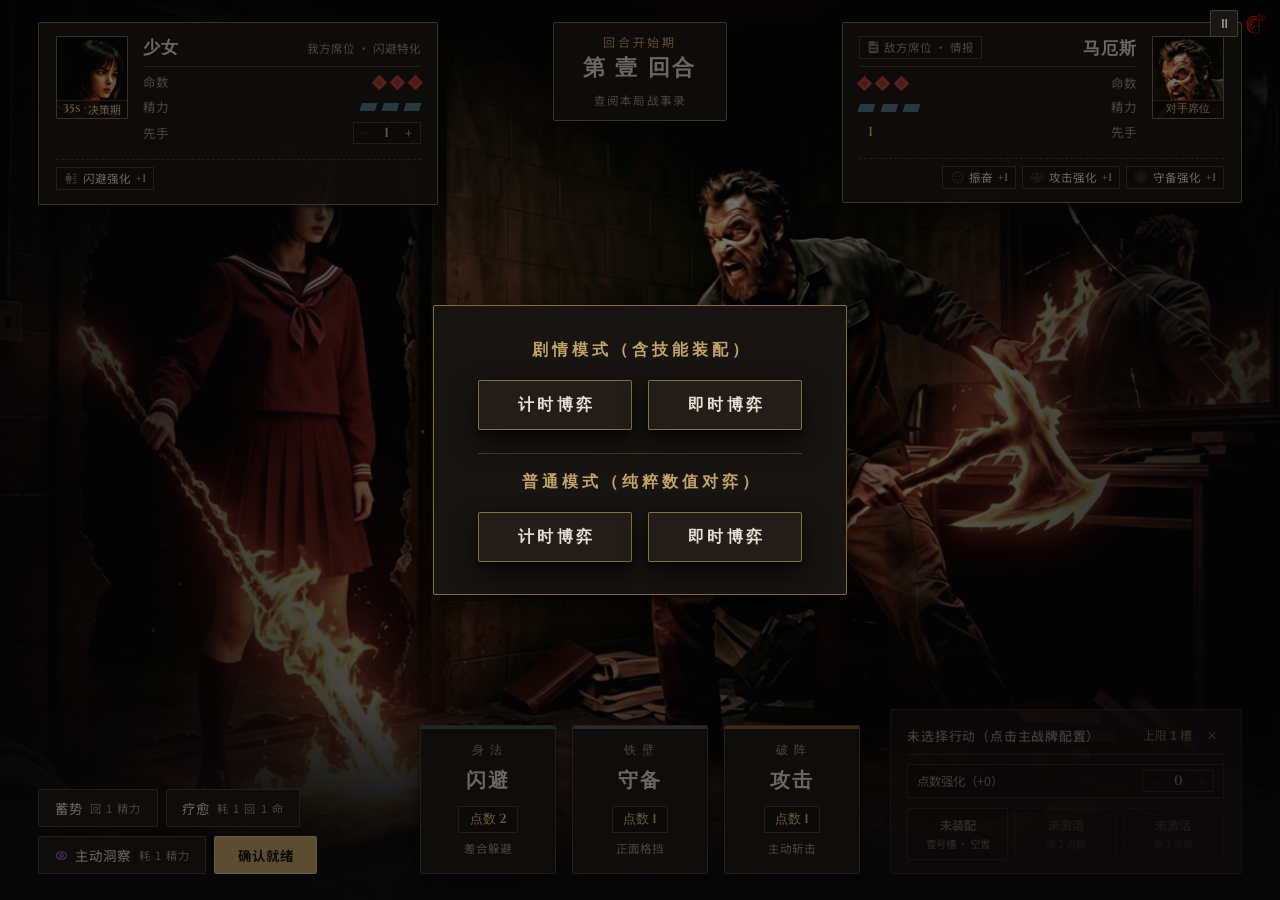
<file: games/sq-du/sq-du-prototype/sq-du-prototype.html>
<!DOCTYPE html>
<html lang="zh-CN" data-theme="occult">

<head>
  <meta charset="UTF-8">
  <meta name="viewport" content="width=device-width, initial-scale=1.0">
  <title>独 · 神启 — 博弈战斗系统</title>
  <link rel="icon" href="data:,">
  <link href="/font/base/fonts.css" rel="stylesheet">
  <style>
    /* ═══ 级联层声明：明确样式优先级，避免权重争夺 ═══ */
    @layer reset, tokens, layout, components, overlays;

    /* ═══ 1. 精确元素重置（不使用全局 * 选择器） ═══ */
    @layer reset {
      :where(html, body, div, header, main, footer, aside, section, article, nav, h1, h2, h3, h4, p, span, a, button, img, svg) {
        box-sizing: border-box;
        margin: 0;
        padding: 0;
        user-select: none;
      }

      :where(button) {
        font: inherit;
        color: inherit;
        background: transparent;
        border: none;
        cursor: pointer;
      }

      :where(img, svg) {
        display: block;
      }
    }

    /* ═══ 2. 暗金羊皮卷（古典契约风）设计变量 ═══ */
    @layer tokens {
      :root {
        color-scheme: dark;
        --in-oklab: ;
        --in-oklch: ;

        /* 字体族定义 */
        --font-display: 'Cinzel', 'Songti SC', 'STSong', 'SimSun', serif;
        --font-serif-cn: 'Songti SC', 'Noto Serif SC', 'STSong', 'SimSun', serif;
        --font-sans: 'Noto Sans SC', system-ui, -apple-system, sans-serif;
        --font-title: var(--font-display);
        --font-number: var(--font-display);

        /* 方向 A：暗金羊皮卷（Editorial Occult / 古典契约档案馆）核心色板 */
        --bg-canvas: #12100e;
        --bg-surface: #191613;
        --bg-elevated: #221d18;
        --text-primary: #e6dfd3;
        --text-secondary: #9e9382;
        --text-dim: #665e52;
        --accent-main: #c4a468;
        --accent-strong: #dfc288;
        --border-hairline: color-mix(in oklab, var(--accent-main) 28%, transparent);
        --border-strong: color-mix(in oklab, var(--accent-main) 62%, transparent);
        --radius-card: 2px;
        --shadow-depth: 0 2px 4px rgba(0, 0, 0, 0.45), 0 12px 28px rgba(0, 0, 0, 0.68);

        /* 语义功能色（低饱和度矿物色：朱砂、青金、古铜、玄铁、青玉、紫晶） */
        --tone-hp: #a63429;
        --tone-stamina: #4d7a8c;
        --tone-atk: #c27832;
        --tone-def: #6e7b85;
        --tone-dod: #487d6b;
        --tone-insight: #8c6f9e;

        /* 兼容 main/ui.js 动态注入 HTML 所引用的变量名 */
        --bg-base: var(--bg-canvas);
        --panel-bg: var(--bg-surface);
        --border: var(--border-hairline);
        --text-main: var(--text-primary);
        --text-muted: var(--text-secondary);
        --color-hp: var(--tone-hp);
        --color-stamina: var(--tone-stamina);
        --color-atk: var(--tone-atk);
        --color-def: var(--tone-def);
        --color-dod: var(--tone-dod);
        --color-insight: var(--tone-insight);
        --timer-decision: var(--accent-strong);
        --timer-insight: var(--tone-hp);

        /* SVG 倒计时环兼容参数 */
        --ring-r: 36;
        --ring-circ: 226.2;
      }

      @supports (background: linear-gradient(in oklab, white, black)) {
        :root {
          --in-oklab: in oklab;
          --in-oklch: in oklch;
        }
      }

      /* 强制颜色模式（Windows 高对比度）无障碍回退 */
      @media (forced-colors: active) {
        :root {
          --border-hairline: CanvasText;
          --border-strong: Highlight;
        }
      }
    }

    /* ═══ 3. 战场整体骨架与背景图层 ═══ */
    @layer layout {
      body {
        background-color: var(--bg-canvas);
        color: var(--text-primary);
        font-family: var(--font-sans);
        line-height: 1.5;
        min-block-size: 100dvh;
        block-size: 100dvh;
        display: flex;
        flex-direction: column;
        justify-content: space-between;
        overflow: clip;
        position: relative;
        isolation: isolate;
      }

      /* 真实对局背景图层 + 暗角遮罩 */
      .combat-backdrop {
        position: fixed;
        inset: 0;
        background-image:
          radial-gradient(circle at 50% 42%, transparent 20%, rgba(8, 8, 10, 0.88) 85%),
          url('background/combat-bg.jpg');
        background-size: cover;
        background-position: center;
        filter: saturate(0.78) contrast(1.05);
        z-index: -1;
        pointer-events: none;
      }

      /* 顶部对阵席位（P1 vs P2） */
      .hud-top {
        display: grid;
        grid-template-columns: minmax(18rem, 25rem) 1fr minmax(18rem, 25rem);
        align-items: start;
        gap: 1.5rem;
        padding-block: 1.35rem;
        padding-inline: clamp(1.25rem, 3vw, 2.75rem);
        position: relative;
        z-index: 1500;
        pointer-events: none;
      }

      body:not(.game-started) .hud-top {
        z-index: 10;
      }

      /* 舞台中央：结算战报或装配期预览浮层 */
      .battle-area {
        flex: 1;
        display: flex;
        flex-direction: column;
        justify-content: center;
        align-items: center;
        padding-inline: 1.5rem;
        position: relative;
      }

      /* 底部战术指挥台：左侧辅助指令，中间三张主力行动牌，右侧联动配置面板 */
      .combat-hud-bottom {
        display: grid;
        grid-template-columns: 1fr auto 1fr;
        align-items: end;
        gap: 1.75rem;
        padding-block: 1rem 1.6rem;
        padding-inline: clamp(1.25rem, 3vw, 2.75rem);
        background: linear-gradient(to top var(--in-oklab), rgba(8, 8, 10, 0.94) 18%, transparent);
        position: relative;
        z-index: 20;
      }

      /* 结算锁定（禁止交互） */
      body.resolving .combat-hud-bottom,
      body.resolving .hud-top {
        pointer-events: none;
        opacity: 0.65;
      }
    }

    /* ═══ 4. 核心对局 HUD 组件 ═══ */
    @layer components {
      /* ─── 顶部席位铭牌（P1 / P2） ─── */
      .fighter-plate {
        background: color-mix(in oklab, var(--bg-surface) 92%, transparent);
        border: 1px solid var(--border-strong);
        border-radius: var(--radius-card);
        box-shadow: var(--shadow-depth);
        padding: 0.85rem 1.05rem;
        display: grid;
        grid-template-columns: 4.5rem 1fr;
        gap: 0.95rem;
        position: relative;
        pointer-events: auto;
      }

      .fighter-plate.is-enemy {
        grid-template-columns: 1fr 4.5rem;
        text-align: end;
      }

      .portrait-box {
        inline-size: 4.5rem;
        block-size: 5.2rem;
        border: 1px solid var(--border-strong);
        position: relative;
        overflow: clip;
        background: #090807;
      }

      .portrait-box img {
        inline-size: 100%;
        block-size: 100%;
        object-fit: cover;
      }

      /* 头像底部的刻度数字条（替代原左上角悬浮圆环） */
      .portrait-timer {
        position: absolute;
        inset-inline: 0;
        bottom: 0;
        background: rgba(12, 10, 9, 0.88);
        border-block-start: 1px solid var(--border-hairline);
        font-family: var(--font-display);
        font-size: 0.7rem;
        text-align: center;
        color: var(--accent-strong);
        padding-block: 0.12rem;
        line-height: 1.25;
        z-index: 2;
      }

      /* 隐藏旧版 SVG 圆环图形，仅保留 DOM 节点供 ui.js 更新属性 */
      .timer-ring-svg {
        display: none;
      }

      .timer-center {
        display: inline-flex;
        align-items: center;
        justify-content: center;
        gap: 0.15rem;
      }

      .timer-sec {
        font-weight: 600;
      }

      .timer-sec::after {
        content: 's · ';
      }

      .timer-phase-label {
        font-family: var(--font-sans);
        font-size: 0.68rem;
      }

      .timer-ready-overlay {
        display: none;
        color: var(--accent-strong);
        font-family: var(--font-serif-cn);
        font-weight: 600;
        letter-spacing: 0.1em;
      }

      .portrait-timer.is-ready .timer-center {
        display: none;
      }

      .portrait-timer.is-ready .timer-ready-overlay {
        display: inline;
      }

      .portrait-timer:has(.ring-arc.insight-phase) {
        color: var(--tone-hp);
      }

      .opponent-ring {
        display: none;
      }

      /* 角色信息与资源行 */
      .fighter-info {
        display: flex;
        flex-direction: column;
        justify-content: space-between;
        gap: 0.4rem;
        min-inline-size: 0;
      }

      .fighter-header {
        display: flex;
        justify-content: space-between;
        align-items: baseline;
        border-block-end: 1px solid var(--border-hairline);
        padding-block-end: 0.28rem;
        gap: 0.5rem;
      }

      .fighter-plate.is-enemy .fighter-header {
        flex-direction: row-reverse;
      }

      .fighter-name {
        font-family: var(--font-title);
        font-size: 1.05rem;
        font-weight: 600;
        letter-spacing: 0.06em;
        color: var(--text-primary);
      }

      .fighter-role {
        font-size: 0.72rem;
        color: var(--text-secondary);
      }

      /* 敌方情报入口按钮（融合在敌方席位副标题处） */
      .intel-trigger-btn {
        display: inline-flex;
        align-items: center;
        gap: 0.3rem;
        font-size: 0.72rem;
        color: var(--text-secondary);
        padding: 0.1rem 0.4rem;
        border: 1px solid var(--border-hairline);
        background: var(--bg-canvas);
        transition: color 0.2s, border-color 0.2s;
      }

      .intel-trigger-btn:hover {
        color: var(--accent-strong);
        border-color: var(--border-strong);
      }

      .intel-trigger-btn img {
        inline-size: 0.8rem;
        block-size: 0.8rem;
        opacity: 0.85;
      }

      .resource-rows {
        display: flex;
        flex-direction: column;
        gap: 0.35rem;
      }

      .res-row {
        display: flex;
        align-items: center;
        justify-content: space-between;
        font-size: 0.78rem;
      }

      .fighter-plate.is-enemy .res-row {
        flex-direction: row-reverse;
      }

      .res-label {
        color: var(--text-secondary);
        letter-spacing: 0.08em;
      }

      /* 实体刻印槽：命数用菱形赤印，精力用斜切方晶 */
      .pip-track {
        display: flex;
        align-items: center;
        gap: 0.45rem;
      }

      .hp-pip {
        inline-size: 0.68rem;
        block-size: 0.68rem;
        transform: rotate(45deg);
        border: 1px solid var(--tone-hp);
        background: var(--tone-hp);
        box-shadow: inset 0 0 0 1px rgba(255, 255, 255, 0.22);
        transition: background-color 0.2s, opacity 0.2s, box-shadow 0.2s;
      }

      .hp-pip.lost {
        background: transparent;
        box-shadow: none;
        opacity: 0.42;
      }

      .stamina-pip {
        inline-size: 0.95rem;
        block-size: 0.48rem;
        transform: skewX(-18deg);
        border: 1px solid var(--tone-stamina);
        background: var(--tone-stamina);
        transition: background-color 0.2s, opacity 0.2s, border-color 0.2s;
      }

      .stamina-pip.spent {
        background: transparent;
        opacity: 0.38;
      }

      .stamina-pip.penalty {
        background: #7f1d1d;
        border-color: var(--tone-hp);
        opacity: 0.85;
      }

      /* 先手调速器 */
      .speed-stepper {
        display: inline-flex;
        align-items: center;
        border: 1px solid var(--border-hairline);
        background: var(--bg-canvas);
      }

      .step-btn {
        inline-size: 1.35rem;
        block-size: 1.25rem;
        font-size: 0.8rem;
        color: var(--text-secondary);
        display: grid;
        place-items: center;
        transition: color 0.15s, background-color 0.15s;
      }

      .step-btn:hover:not(:disabled) {
        color: var(--text-primary);
        background: var(--bg-elevated);
      }

      .step-btn:disabled {
        opacity: 0.3;
        cursor: not-allowed;
      }

      .step-val {
        font-family: var(--font-display);
        font-size: 0.85rem;
        padding-inline: 0.55rem;
        color: var(--accent-strong);
        font-weight: 600;
      }

      /* 状态印记托盘 */
      .status-strip {
        grid-column: 1 / -1;
        display: flex;
        flex-wrap: wrap;
        align-items: center;
        gap: 0.4rem;
        min-block-size: 1.7rem;
        padding-block-start: 0.42rem;
        border-block-start: 1px dashed var(--border-hairline);
      }

      .fighter-plate.is-enemy .status-strip {
        justify-content: flex-end;
      }

      .status-strip:empty::before {
        content: '无附加状态';
        font-size: 0.68rem;
        color: var(--text-dim);
        letter-spacing: 0.06em;
      }

      .status-tag {
        display: inline-flex;
        align-items: center;
        gap: 0.3rem;
        padding-block: 0.12rem;
        padding-inline: 0.45rem;
        inline-size: auto;
        block-size: auto;
        background: var(--bg-canvas);
        border: 1px solid var(--border-hairline);
        font-size: 0.72rem;
        color: var(--text-primary);
        cursor: pointer;
        transition: border-color 0.15s, transform 0.15s;
      }

      .status-tag:hover {
        border-color: var(--border-strong);
        transform: translateY(-1px);
      }

      .status-tag img {
        inline-size: 0.85rem;
        block-size: 0.85rem;
        object-fit: contain;
      }

      .status-tag .layer-num {
        color: var(--accent-main);
        font-family: var(--font-display);
        font-weight: 600;
      }

      .status-icon.flash-effect {
        animation: flashShow 1s step-end forwards;
      }

      @keyframes flashShow {
        0%, 99% { opacity: 1; }
        100% { opacity: 0; }
      }

      .status-tooltip {
        position: absolute;
        inset-block-start: calc(100% + 0.4rem);
        inset-inline-start: 0;
        background: var(--bg-surface);
        color: var(--text-primary);
        border: 1px solid var(--border-strong);
        padding: 0.5rem 0.7rem;
        border-radius: var(--radius-card);
        font-size: 0.72rem;
        min-inline-size: 11rem;
        max-inline-size: 15rem;
        line-height: 1.55;
        box-shadow: var(--shadow-depth);
        z-index: 1800;
        pointer-events: none;
        display: none;
        text-align: start;
      }

      .fighter-plate.is-enemy .status-tooltip {
        inset-inline-start: auto;
        inset-inline-end: 0;
      }

      .status-tooltip.show {
        display: block;
      }

      /* ─── 中央回合铭牌 ─── */
      .center-chronicle {
        justify-self: center;
        text-align: center;
        background: color-mix(in oklab, var(--bg-surface) 90%, transparent);
        border: 1px solid var(--border-strong);
        border-radius: var(--radius-card);
        box-shadow: var(--shadow-depth);
        padding: 0.65rem 1.85rem;
        position: relative;
        pointer-events: auto;
      }

      .chronicle-phase {
        font-size: 0.75rem;
        letter-spacing: 0.22em;
        color: var(--accent-main);
        margin-block-end: 0.15rem;
      }

      .chronicle-turn {
        font-family: var(--font-title);
        font-size: 1.35rem;
        letter-spacing: 0.12em;
        font-weight: 600;
        color: var(--text-primary);
      }

      .chronicle-log-trigger {
        margin-block-start: 0.3rem;
        font-size: 0.72rem;
        color: var(--text-secondary);
        letter-spacing: 0.1em;
        border-block-end: 1px solid transparent;
        transition: color 0.18s, border-color 0.18s;
      }

      body.game-started .chronicle-log-trigger {
        z-index: 9999;
        pointer-events: auto;
      }

      .chronicle-log-trigger:hover {
        color: var(--text-primary);
        border-block-end-color: var(--accent-main);
      }

      /* ─── 底部左侧：战术辅助指令区（蓄势 / 疗愈 / 洞察 / 就绪） ─── */
      .tactical-dock {
        display: flex;
        flex-direction: column;
        gap: 0.55rem;
        justify-self: start;
      }

      .dock-row {
        display: flex;
        gap: 0.5rem;
        flex-wrap: wrap;
        align-items: center;
      }

      .tactic-btn {
        padding-block: 0.5rem;
        padding-inline: 0.95rem;
        background: var(--bg-surface);
        border: 1px solid var(--border-hairline);
        border-radius: var(--radius-card);
        color: var(--text-primary);
        font-size: 0.84rem;
        letter-spacing: 0.08em;
        display: inline-flex;
        align-items: center;
        gap: 0.45rem;
        transition: border-color 0.2s, background-color 0.2s, opacity 0.2s;
      }

      .tactic-btn:hover:not(:disabled) {
        border-color: var(--border-strong);
        background: var(--bg-elevated);
      }

      .tactic-btn:disabled {
        opacity: 0.35;
        cursor: not-allowed;
      }

      .tactic-btn .cost-hint {
        font-size: 0.7rem;
        color: var(--text-secondary);
      }

      .tactic-btn.is-commit {
        background: var(--accent-main);
        color: #12100e;
        border-color: var(--accent-strong);
        font-weight: 600;
        padding-inline: 1.4rem;
      }

      .tactic-btn.is-commit:hover:not(:disabled) {
        background: var(--accent-strong);
      }

      .tactic-btn.is-commit .cost-hint {
        color: #2b241b;
      }

      /* 取消行动与重筹按钮显隐控制 */
      .cancel-action-btn {
        display: none;
        border-color: color-mix(in oklab, var(--tone-hp) 55%, transparent);
        color: #e08b83;
      }

      .cancel-action-btn.visible {
        display: inline-flex;
      }

      .redecide-btn,
      .decline-btn {
        display: none;
      }

      .redecide-btn.show,
      .decline-btn.show {
        display: inline-flex;
      }

      .redecide-btn {
        border-color: var(--tone-atk);
        color: var(--accent-strong);
      }

      .waiting-label {
        font-size: 0.75rem;
        color: var(--accent-main);
        letter-spacing: 0.08em;
        display: none;
        animation: pulse 1.6s infinite;
      }

      .waiting-label.show {
        display: block;
      }

      @keyframes pulse {
        0%, 100% { opacity: 0.45; }
        50% { opacity: 1; }
      }

      /* ─── 底部中央：三张主战行动牌（闪避 / 守备 / 攻击） ─── */
      .action-deck {
        display: flex;
        gap: 1rem;
        align-items: end;
      }

      .act-card {
        inline-size: 8.5rem;
        padding: 1rem 0.9rem;
        background: var(--bg-surface);
        border: 1px solid var(--border-hairline);
        border-radius: var(--radius-card);
        box-shadow: var(--shadow-depth);
        display: flex;
        flex-direction: column;
        align-items: center;
        gap: 0.45rem;
        position: relative;
        transition: transform 0.2s cubic-bezier(0.16, 1, 0.3, 1), border-color 0.2s, background-color 0.2s, opacity 0.2s;
      }

      .act-card::before {
        content: '';
        position: absolute;
        inset-inline: 0;
        top: 0;
        block-size: 3px;
        background: var(--card-tone, var(--border-strong));
        opacity: 0.65;
      }

      .act-card.dodge { --card-tone: var(--tone-dod); }
      .act-card.guard { --card-tone: var(--tone-def); }
      .act-card.attack { --card-tone: var(--tone-atk); }

      @media (hover: hover) {
        .act-card:hover:not(:disabled):not([disabled]):not(.selected) {
          transform: translateY(-4px);
          border-color: var(--border-strong);
        }
      }

      .act-card.selected {
        transform: translateY(-6px);
        background: var(--bg-elevated);
        border-color: var(--card-tone);
      }

      .act-card.selected::before {
        opacity: 1;
      }

      .act-card:disabled,
      .act-card[disabled] {
        opacity: 0.4;
        cursor: not-allowed;
        transform: none;
        filter: grayscale(0.8);
        pointer-events: none;
      }

      .act-seal {
        font-family: var(--font-serif-cn);
        font-size: 0.72rem;
        letter-spacing: 0.15em;
        color: var(--text-secondary);
      }

      .act-name {
        font-family: var(--font-title);
        font-size: 1.25rem;
        font-weight: 600;
        letter-spacing: 0.12em;
        color: var(--text-primary);
      }

      .act-pts-badge {
        margin-block-start: 0.2rem;
        padding-block: 0.15rem;
        padding-inline: 0.65rem;
        border: 1px solid var(--border-hairline);
        background: var(--bg-canvas);
        font-family: var(--font-display);
        font-size: 0.82rem;
        color: var(--accent-strong);
      }

      .act-pt {
        font-weight: 600;
      }

      .act-sub {
        font-size: 0.72rem;
        color: var(--text-secondary);
      }

      /* ─── 底部右侧：行动强化与技能槽配置面板 ─── */
      .config-drawer {
        justify-self: end;
        inline-size: 100%;
        max-inline-size: 22rem;
        background: color-mix(in oklab, var(--bg-surface) 94%, black);
        border: 1px solid var(--border-hairline);
        border-radius: var(--radius-card);
        box-shadow: var(--shadow-depth);
        padding: 0.85rem 1.05rem;
        opacity: 0.55;
        transition: opacity 0.2s, border-color 0.2s;
      }

      .config-drawer.show,
      body:has(.act-card.selected) .config-drawer {
        opacity: 1;
        border-color: var(--border-strong);
      }

      .drawer-head {
        display: flex;
        justify-content: space-between;
        align-items: center;
        padding-block-end: 0.42rem;
        margin-block-end: 0.55rem;
        border-block-end: 1px solid var(--border-hairline);
        font-size: 0.8rem;
      }

      .drawer-title {
        font-weight: 500;
        letter-spacing: 0.06em;
        color: var(--text-primary);
      }

      .drawer-meta {
        display: inline-flex;
        align-items: center;
        gap: 0.5rem;
        color: var(--accent-main);
        font-size: 0.74rem;
      }

      .config-close {
        color: var(--text-secondary);
        font-size: 0.78rem;
        padding: 0.1rem 0.35rem;
        border: 1px solid transparent;
      }

      .config-close:hover {
        color: var(--text-primary);
        border-color: var(--border-hairline);
      }

      /* 强化栏 */
      .config-enhance-row {
        display: flex;
        align-items: center;
        justify-content: space-between;
        gap: 0.5rem;
        background: var(--bg-canvas);
        border: 1px solid var(--border-hairline);
        padding: 0.32rem 0.55rem;
        margin-block-end: 0.6rem;
        font-size: 0.76rem;
      }

      .config-enhance-row.disabled {
        opacity: 0.35;
        pointer-events: none;
      }

      .enhance-info {
        color: var(--text-primary);
        font-size: 0.78rem;
      }

      .slot-tier {
        display: block;
        font-size: 0.65rem;
        color: var(--text-secondary);
        margin-block-start: 0.1rem;
      }

      .enhance-btn {
        inline-size: 1.45rem;
        block-size: 1.3rem;
        border: 1px solid var(--border-hairline);
        background: var(--bg-surface);
        color: var(--accent-strong);
        display: grid;
        place-items: center;
        font-size: 0.85rem;
      }

      .enhance-btn:hover:not(:disabled) {
        background: var(--bg-elevated);
        border-color: var(--border-strong);
      }

      .enhance-btn:disabled {
        opacity: 0.3;
        cursor: not-allowed;
      }

      /* 技能槽列表（兼容 ui.js 动态渲染的 3 个 .effect-item） */
      .config-drawer .effect-list {
        display: grid;
        grid-template-columns: repeat(3, minmax(0, 1fr));
        gap: 0.45rem;
      }

      .config-drawer .effect-item {
        padding: 0.45rem 0.5rem;
        background: var(--bg-canvas);
        border: 1px solid var(--border-hairline);
        border-radius: var(--radius-card);
        text-align: center;
        display: flex;
        flex-direction: column;
        justify-content: center;
        min-block-size: 3.1rem;
      }

      .config-drawer .effect-item.selected {
        border-color: var(--accent-main);
        background: color-mix(in oklab, var(--accent-main) 10%, var(--bg-canvas));
      }

      .config-drawer .effect-item.incompatible {
        opacity: 0.42;
      }

      .config-drawer .effect-item-name {
        font-size: 0.76rem;
        font-weight: 600;
        color: var(--text-primary);
      }

      .config-drawer .effect-item.selected .effect-item-name {
        color: var(--accent-strong);
      }

      .config-drawer .effect-item-desc {
        font-size: 0.64rem;
        color: var(--text-secondary);
        line-height: 1.3;
        margin-block-start: 0.15rem;
        display: -webkit-box;
        -webkit-line-clamp: 2;
        -webkit-box-orient: vertical;
        line-clamp: 2;
        overflow: clip;
      }

      .term-link {
        color: var(--accent-strong);
        text-decoration: underline;
        text-underline-offset: 2px;
        cursor: pointer;
      }
    }

    /* ═══ 5. 战报卷轴、装备面板、情报框与系统浮层 ═══ */
    @layer overlays {
      /* ─── 中央结算战报卷轴（对应预览中的 .clash-scroll） ─── */
      .battle-log {
        position: relative;
        max-inline-size: 34rem;
        inline-size: 100%;
        background: color-mix(in oklab, var(--bg-surface) 96%, black);
        border: 1px solid var(--border-strong);
        border-radius: var(--radius-card);
        box-shadow: var(--shadow-depth);
        padding: 1.75rem 2.25rem;
        text-align: center;
        opacity: 0;
        transform: translateY(12px);
        transition: opacity 0.28s ease, transform 0.28s ease;
        pointer-events: none;
        z-index: 460;
      }

      .battle-log.show {
        opacity: 1;
        transform: translateY(0);
        pointer-events: auto;
      }

      .battle-log.fade-out {
        opacity: 0;
        pointer-events: none;
        transition: opacity 0.8s ease;
      }

      .clash-kicker {
        font-family: var(--font-display);
        font-size: 0.72rem;
        letter-spacing: 0.25em;
        color: var(--text-secondary);
        margin-block-end: 0.35rem;
      }

      .clash-name {
        font-family: var(--font-serif-cn);
        font-size: 2.1rem;
        font-weight: 700;
        letter-spacing: 0.22em;
        color: var(--accent-strong);
        margin-block-end: 0.8rem;
      }

      .log-detail {
        font-size: 0.9rem;
        color: var(--text-primary);
        line-height: 1.75;
        text-wrap: pretty;
        padding-block: 0.85rem;
        border-block: 1px solid var(--border-hairline);
      }

      .log-hint {
        font-size: 0.74rem;
        color: var(--text-secondary);
        margin-block-start: 0.85rem;
        letter-spacing: 0.08em;
      }

      .battle-log-close {
        position: absolute;
        inset-inline-end: 0.75rem;
        inset-block-start: 0.75rem;
        color: var(--text-secondary);
        font-size: 0.95rem;
        inline-size: 1.75rem;
        block-size: 1.75rem;
        display: flex;
        align-items: center;
        justify-content: center;
        border: 1px solid transparent;
        cursor: pointer;
      }

      .battle-log-close:hover {
        color: var(--text-primary);
        border-color: var(--border-hairline);
      }

      /* ─── 洞察与阶段提示浮层 ─── */
      .insight-notice {
        position: absolute;
        inset-block-start: 50%;
        inset-inline-start: 50%;
        transform: translate(-50%, -50%) scale(0.95);
        background: color-mix(in oklab, var(--bg-surface) 95%, black);
        border: 1px solid var(--border-strong);
        border-radius: var(--radius-card);
        box-shadow: var(--shadow-depth);
        color: var(--accent-strong);
        padding: 0.9rem 2rem;
        font-size: 0.92rem;
        letter-spacing: 0.08em;
        text-align: center;
        opacity: 0;
        pointer-events: none;
        transition: opacity 0.3s, transform 0.3s;
        z-index: 100;
      }

      .insight-notice.show {
        opacity: 1;
        transform: translate(-50%, -50%) scale(1);
      }

      .phase-banner-notice {
        padding: 1.4rem 3rem;
        display: flex;
        flex-direction: column;
        align-items: center;
        gap: 0.5rem;
      }

      .phase-banner-title {
        font-family: var(--font-serif-cn);
        font-size: 1.65rem;
        letter-spacing: 0.35em;
        color: var(--text-primary);
        font-weight: 700;
        text-indent: 0.35em;
      }

      .phase-banner-sub {
        font-size: 0.78rem;
        color: var(--text-secondary);
      }

      /* ─── 模式选择与重新开始面板 ─── */
      .mode-overlay {
        position: fixed;
        inset: 0;
        background: rgba(8, 7, 6, 0.55);
        opacity: 0;
        pointer-events: none;
        transition: opacity 0.3s ease;
        z-index: 490;
      }

      .mode-overlay.show {
        opacity: 1;
        pointer-events: auto;
      }

      .phase-overlay {
        position: fixed;
        inset: 0;
        background: transparent;
        pointer-events: none;
        z-index: 450;
      }

      .phase-overlay.active {
        pointer-events: auto;
      }

      .mode-select-box {
        position: fixed;
        inset-block-start: 50%;
        inset-inline-start: 50%;
        transform: translate(-50%, -50%) scale(0.96);
        opacity: 0;
        pointer-events: none;
        transition: opacity 0.3s ease, transform 0.3s ease;
        background: color-mix(in oklab, var(--bg-surface) 96%, black);
        border: 1px solid var(--border-strong);
        border-radius: var(--radius-card);
        box-shadow: var(--shadow-depth);
        padding: 2rem 2.75rem;
        display: flex;
        flex-direction: column;
        align-items: center;
        gap: 1.15rem;
        z-index: 500;
      }

      .mode-select-box.show {
        opacity: 1;
        transform: translate(-50%, -50%) scale(1);
        pointer-events: auto;
      }

      .mode-select-title {
        font-family: var(--font-serif-cn);
        font-size: 1rem;
        font-weight: 600;
        letter-spacing: 0.25em;
        color: var(--accent-main);
        text-indent: 0.25em;
      }

      .mode-select-divider {
        inline-size: 100%;
        border-block-start: 1px solid var(--border-hairline);
        padding-block-start: 1rem;
        margin-block-start: 0.25rem;
        text-align: center;
      }

      .mode-select-btns {
        display: flex;
        gap: 1rem;
      }

      .game-btn {
        position: absolute;
        inset-block-start: 50%;
        inset-inline-start: 50%;
        transform: translate(-50%, -50%) scale(0.95);
        opacity: 0;
        pointer-events: none;
        transition: opacity 0.25s ease, border-color 0.2s, background-color 0.2s;
        background: var(--bg-elevated);
        border: 1px solid var(--border-strong);
        border-radius: var(--radius-card);
        padding: 0.75rem 2.25rem;
        color: var(--text-primary);
        font-family: var(--font-serif-cn);
        font-size: 1rem;
        font-weight: 600;
        letter-spacing: 0.2em;
        text-indent: 0.2em;
        box-shadow: var(--shadow-depth);
        z-index: 500;
        white-space: nowrap;
      }

      .game-btn:hover {
        background: var(--accent-main);
        color: #12100e;
        border-color: var(--accent-strong);
      }

      .game-btn.show {
        opacity: 1;
        transform: translate(-50%, -50%) scale(1);
        pointer-events: auto;
      }

      .mode-select-box .game-btn {
        position: relative;
        inset: auto;
        transform: none;
        opacity: 1;
        pointer-events: none;
      }

      .mode-select-box.show .game-btn {
        pointer-events: auto;
      }

      /* ─── 装配期覆盖面板 ─── */
      .equip-overlay {
        position: fixed;
        inset: 0;
        background: rgba(8, 7, 6, 0.45);
        display: none;
        align-items: center;
        justify-content: center;
        z-index: 1600;
      }

      .equip-overlay.active {
        display: flex;
      }

      .equip-overlay-inner {
        background: color-mix(in oklab, var(--bg-surface) 95%, black);
        border: 1px solid var(--border-strong);
        border-inline-start: 3px solid var(--accent-main);
        border-radius: var(--radius-card);
        padding: 2rem 2.75rem;
        display: flex;
        flex-direction: column;
        align-items: center;
        gap: 1.5rem;
        box-shadow: var(--shadow-depth);
      }

      .equip-header {
        display: flex;
        align-items: center;
        justify-content: center;
        position: relative;
        inline-size: 100%;
      }

      .equip-title {
        font-family: var(--font-serif-cn);
        font-size: 1.2rem;
        letter-spacing: 0.2em;
        color: var(--accent-strong);
        font-weight: 600;
      }

      .equip-close {
        position: absolute;
        inset-inline-end: 0;
        inset-block-start: 50%;
        transform: translateY(-50%);
        color: var(--text-secondary);
        font-size: 0.95rem;
        cursor: pointer;
        inline-size: 1.75rem;
        block-size: 1.75rem;
        display: flex;
        align-items: center;
        justify-content: center;
        border: 1px solid transparent;
      }

      .equip-close:hover {
        color: var(--text-primary);
        border-color: var(--border-hairline);
      }

      .equip-slots-wrapper {
        display: flex;
        gap: 2rem;
        flex-wrap: wrap;
        justify-content: center;
      }

      .equip-action-block {
        display: flex;
        flex-direction: column;
        align-items: center;
        gap: 0.65rem;
      }

      .equip-action-label {
        font-family: var(--font-serif-cn);
        font-size: 0.88rem;
        font-weight: 600;
        letter-spacing: 0.15em;
      }

      .equip-slots {
        display: flex;
        gap: 0.55rem;
      }

      .equip-slot {
        inline-size: 4.25rem;
        block-size: 4.25rem;
        border-radius: var(--radius-card);
        border: 1px dashed var(--border-hairline);
        background: var(--bg-canvas);
        display: flex;
        flex-direction: column;
        align-items: center;
        justify-content: center;
        cursor: pointer;
        transition: border-color 0.2s, background-color 0.2s;
        position: relative;
        overflow: clip;
      }

      .equip-slot:hover {
        border-color: var(--border-strong);
        background: var(--bg-elevated);
      }

      .equip-slot .slot-add {
        font-size: 1.35rem;
        color: var(--text-secondary);
      }

      .equip-slot:hover .slot-add {
        color: var(--accent-strong);
      }

      .equip-slot.filled {
        border: 1px solid var(--border-strong);
        background: var(--bg-elevated);
      }

      .equip-slot .slot-name {
        font-size: 0.75rem;
        color: var(--accent-strong);
        text-align: center;
        line-height: 1.25;
        padding-inline: 0.25rem;
      }

      .equip-slot .slot-actions {
        position: absolute;
        inset-inline: 0;
        bottom: 0;
        block-size: 0;
        overflow: clip;
        display: flex;
        transition: block-size 0.18s;
      }

      .equip-slot.filled:hover .slot-actions {
        block-size: 1.35rem;
      }

      .slot-btn {
        flex: 1;
        font-size: 0.62rem;
        display: flex;
        align-items: center;
        justify-content: center;
      }

      .slot-change {
        background: color-mix(in oklab, var(--accent-main) 28%, var(--bg-canvas));
        color: var(--accent-strong);
      }

      .slot-swap {
        background: color-mix(in oklab, var(--tone-stamina) 28%, var(--bg-canvas));
        color: #9ec5d4;
      }

      .equip-slot.swapping {
        border-color: var(--tone-stamina);
        box-shadow: 0 0 0 2px color-mix(in oklab, var(--tone-stamina) 45%, transparent);
      }

      /* ─── 技能选择弹窗（effectPicker） ─── */
      .picker-backdrop {
        display: none;
        position: fixed;
        inset: 0;
        background: rgba(0, 0, 0, 0.55);
        z-index: 1699;
      }

      .picker-backdrop.show {
        display: block;
      }

      .effect-picker {
        position: fixed;
        inset-block-end: 1.5rem;
        inset-inline-start: 50%;
        transform: translateX(-50%);
        inline-size: min(24rem, 92vw);
        background: color-mix(in oklab, var(--bg-surface) 97%, black);
        border: 1px solid var(--border-strong);
        border-inline-start: 3px solid var(--accent-main);
        border-radius: var(--radius-card);
        padding: 1rem 1.15rem;
        display: none;
        z-index: 1700;
        box-shadow: var(--shadow-depth);
      }

      .effect-picker.show {
        display: block;
      }

      .effect-picker-header {
        display: flex;
        justify-content: space-between;
        align-items: center;
        margin-block-end: 0.75rem;
        padding-block-end: 0.45rem;
        border-block-end: 1px solid var(--border-hairline);
      }

      .effect-picker-title {
        font-family: var(--font-serif-cn);
        font-size: 0.85rem;
        color: var(--accent-main);
        letter-spacing: 0.1em;
        margin-inline-end: 0.75rem;
      }

      .effect-picker-compact-btn {
        border: 1px solid var(--border-hairline);
        color: var(--text-secondary);
        padding: 0.1rem 0.45rem;
        font-size: 0.72rem;
        margin-inline-end: auto;
      }

      .effect-picker-compact-btn.active {
        background: var(--accent-main);
        color: #12100e;
        border-color: var(--accent-strong);
      }

      .effect-picker-close {
        color: var(--text-secondary);
        font-size: 0.9rem;
        padding: 0.1rem 0.35rem;
      }

      .effect-picker-list {
        display: flex;
        flex-direction: column;
        gap: 0.45rem;
        max-block-size: 17.5rem;
        overflow-y: auto;
        overscroll-behavior: contain;
      }

      .effect-picker-list.compact {
        display: grid;
        grid-template-columns: repeat(3, 1fr);
        gap: 0.4rem;
      }

      .effect-picker-list.compact .effect-item {
        padding: 0.5rem 0.25rem;
        justify-content: center;
        text-align: center;
      }

      .effect-picker-list.compact .effect-item-desc {
        display: none;
      }

      .effect-picker-list .effect-item {
        padding: 0.6rem 0.8rem;
        border-radius: var(--radius-card);
        border: 1px solid var(--border-hairline);
        background: var(--bg-canvas);
        cursor: pointer;
        transition: border-color 0.15s, background-color 0.15s;
        display: flex;
        justify-content: space-between;
        align-items: center;
      }

      .effect-picker-list .effect-item:hover {
        border-color: var(--border-strong);
        background: var(--bg-elevated);
      }

      .effect-picker-list .effect-item-name {
        font-size: 0.82rem;
        font-weight: 600;
        color: var(--text-primary);
      }

      .effect-picker-list .effect-item-desc {
        font-size: 0.7rem;
        color: var(--text-secondary);
        margin-block-start: 0.15rem;
      }

      /* ─── 敌方情报浮窗与战事录弹窗 ─── */
      .intel-box {
        position: fixed;
        inset-block-start: 10.5rem;
        inset-inline-end: clamp(1.25rem, 3vw, 2.75rem);
        inline-size: 14rem;
        background: color-mix(in oklab, var(--bg-surface) 95%, black);
        border: 1px solid var(--border-strong);
        border-radius: var(--radius-card);
        padding: 0.75rem 0.95rem;
        box-shadow: var(--shadow-depth);
        z-index: 1550;
        opacity: 0;
        pointer-events: none;
        transition: opacity 0.25s;
      }

      .intel-box.show {
        opacity: 1;
        pointer-events: auto;
      }

      .intel-box.fade-out {
        opacity: 0;
        pointer-events: none;
        transition: opacity 0.8s ease;
      }

      .intel-header {
        display: flex;
        justify-content: space-between;
        align-items: center;
        margin-block-end: 0.5rem;
        padding-block-end: 0.35rem;
        border-block-end: 1px solid var(--border-hairline);
      }

      .intel-title {
        font-size: 0.74rem;
        color: var(--accent-main);
        letter-spacing: 0.08em;
      }

      .intel-close {
        color: var(--text-secondary);
        font-size: 0.85rem;
        padding: 0.1rem 0.3rem;
      }

      .intel-list {
        display: flex;
        flex-direction: column;
        gap: 0.45rem;
      }

      .intel-empty {
        font-size: 0.72rem;
        color: var(--text-dim);
      }

      .intel-group {
        display: flex;
        flex-direction: column;
        gap: 0.35rem;
      }

      .intel-group-title {
        font-size: 0.68rem;
        color: var(--text-secondary);
        border-inline-start: 2px solid var(--accent-main);
        padding-inline-start: 0.35rem;
        line-height: 1;
      }

      .intel-group-tags {
        display: flex;
        flex-direction: column;
        gap: 0.3rem;
      }

      .intel-tag {
        font-size: 0.74rem;
        padding: 0.35rem 0.55rem;
        background: var(--bg-canvas);
        border: 1px solid var(--border-hairline);
        color: var(--text-primary);
        line-height: 1.4;
      }

      .intel-tag strong {
        color: var(--accent-strong);
        margin-inline-end: 0.25rem;
      }

      .intel-tag span {
        font-size: 0.68rem;
        color: var(--text-secondary);
      }

      /* 战事录历史弹窗 */
      .history-modal {
        position: fixed;
        inset-block-start: 50%;
        inset-inline-start: 50%;
        transform: translate(-50%, -46%);
        background: color-mix(in oklab, var(--bg-surface) 97%, black);
        border: 1px solid var(--border-strong);
        border-radius: var(--radius-card);
        box-shadow: var(--shadow-depth);
        inline-size: min(32rem, 92vw);
        max-block-size: 75dvh;
        padding: 1.35rem 1.5rem;
        z-index: 2000;
        opacity: 0;
        pointer-events: none;
        transition: opacity 0.25s, transform 0.25s;
        display: flex;
        flex-direction: column;
      }

      .history-modal.show {
        opacity: 1;
        transform: translate(-50%, -50%);
        pointer-events: auto;
      }

      .history-modal-header {
        display: flex;
        justify-content: space-between;
        align-items: center;
        margin-block-end: 0.9rem;
        padding-block-end: 0.65rem;
        border-block-end: 1px solid var(--border-hairline);
        font-family: var(--font-serif-cn);
        font-size: 1rem;
        font-weight: 600;
        color: var(--accent-strong);
        letter-spacing: 0.1em;
      }

      .history-close {
        cursor: pointer;
        color: var(--text-secondary);
        padding: 0.15rem 0.4rem;
      }

      .history-list {
        flex: 1;
        overflow-y: auto;
        overscroll-behavior: contain;
        padding-inline-end: 0.4rem;
        display: flex;
        flex-direction: column;
        gap: 0.65rem;
        text-align: start;
      }

      .history-item {
        background: var(--bg-canvas);
        border: 1px solid var(--border-hairline);
        border-radius: var(--radius-card);
        padding: 0.7rem 0.85rem;
        font-size: 0.82rem;
        line-height: 1.55;
      }

      /* ─── 右上角音频与暂停控制 ─── */
      #bgmToggle {
        position: fixed;
        inset-block-start: 0.75rem;
        inset-inline-end: 0.85rem;
        inline-size: 1.35rem;
        block-size: 1.35rem;
        z-index: 9999;
        cursor: pointer;
        opacity: 0.75;
        transition: opacity 0.25s, transform 0.25s;
      }

      #bgmToggle:hover {
        opacity: 1;
        transform: scale(1.08);
      }

      #bgmToggle.playing {
        animation: spin 4s linear infinite;
      }

      @keyframes spin {
        100% { transform: rotate(360deg); }
      }

      #globalPauseBtn {
        position: fixed;
        inset-block-start: 0.6rem;
        inset-inline-end: 2.65rem;
        z-index: 9999;
        inline-size: 1.7rem;
        block-size: 1.7rem;
        display: grid;
        place-items: center;
        font-size: 0.82rem;
        color: var(--text-secondary);
        background: var(--bg-surface);
        border: 1px solid var(--border-hairline);
        border-radius: var(--radius-card);
        cursor: pointer;
        transition: color 0.2s, border-color 0.2s;
      }

      #globalPauseBtn:hover {
        color: var(--text-primary);
        border-color: var(--border-strong);
      }

      #pauseOverlay {
        position: fixed;
        inset: 0;
        background: rgba(8, 7, 6, 0.65);
        z-index: 9998;
        display: flex;
        align-items: center;
        justify-content: center;
        opacity: 0;
        pointer-events: none;
        transition: opacity 0.2s ease;
      }

      #pauseOverlay.active {
        opacity: 1;
        pointer-events: auto;
      }

      #pauseOverlay .pause-text {
        color: var(--accent-strong);
        font-family: var(--font-serif-cn);
        font-size: 2.5rem;
        font-weight: 700;
        letter-spacing: 0.35em;
        text-indent: 0.35em;
      }
    }
  </style>
  <link href="mobile-sq-du.css" rel="stylesheet">
</head>

<body>
  <!-- 战场暗角背景图层 -->
  <div class="combat-backdrop" aria-hidden="true"></div>

  <!-- ═══ 顶部：双方席位铭牌 + 中央回合纪年 ═══ -->
  <header class="hud-top combat-hud-top">

    <!-- P1 我方席位铭牌 -->
    <div class="status-card status-player fighter-plate" id="p1Card">
      <div class="portrait-box" id="p1Avatar">
        <img src="avatar/girl.jpg" alt="少女">
        <!-- 头像底部嵌入式倒计时条（保留 p1RingWrap / p1Arc 供 ui.js 驱动） -->
        <div class="timer-ring-wrap portrait-timer" id="p1RingWrap">
          <svg class="timer-ring-svg" viewBox="0 0 84 84" aria-hidden="true">
            <circle class="ring-bg" cx="42" cy="42" r="36" />
            <circle class="ring-arc" id="p1Arc" cx="42" cy="42" r="36" />
          </svg>
          <div class="timer-center">
            <span class="timer-sec" id="p1Sec">30</span>
            <span class="timer-phase-label" id="p1Phase">决策期</span>
          </div>
          <div class="timer-ready-overlay">就绪</div>
        </div>
      </div>

      <div class="fighter-info stats-col">
        <div class="fighter-header">
          <span class="fighter-name">少女</span>
          <span class="fighter-role">我方席位 · 闪避特化</span>
        </div>
        <div class="resource-rows">
          <div class="res-row stat-row">
            <span class="res-label stat-label">命数</span>
            <div class="pip-track stat-value-group">
              <div class="hp-pip pip-diamond" id="p1-hp-1"></div>
              <div class="hp-pip pip-diamond" id="p1-hp-2"></div>
              <div class="hp-pip pip-diamond" id="p1-hp-3"></div>
            </div>
          </div>
          <div class="res-row stat-row">
            <span class="res-label stat-label">精力</span>
            <div class="pip-track stat-value-group">
              <div class="stamina-pip pip-shard" id="p1-stam-3"></div>
              <div class="stamina-pip pip-shard" id="p1-stam-2"></div>
              <div class="stamina-pip pip-shard" id="p1-stam-1"></div>
            </div>
          </div>
          <div class="res-row stat-row speed-row">
            <span class="res-label stat-label">先手</span>
            <div class="speed-stepper stat-value-group">
              <button type="button" class="speed-btn step-btn" id="p1SpeedDown" title="降低先手">−</button>
              <span class="speed-val step-val" id="p1SpeedVal">1</span>
              <button type="button" class="speed-btn step-btn" id="p1SpeedUp" title="提升先手">+</button>
            </div>
          </div>
        </div>
      </div>

      <!-- 状态印记栏 -->
      <div class="status-strip status-icon-tray" id="p1-status"></div>
      <div class="status-tooltip" id="p1StatusTooltip"></div>
    </div>

    <!-- 中央回合纪年与战事录入口 -->
    <div class="hud-center center-chronicle">
      <div class="phase-indicator chronicle-phase" id="phaseIndicator">回合开始期</div>
      <div class="turn-indicator chronicle-turn" id="turnIndicator">第 壹 回合</div>
      <button type="button" class="history-btn chronicle-log-trigger" id="historyBtn" title="查阅本局战事录">查阅本局战事录</button>
    </div>

    <!-- P2 敌方席位铭牌 -->
    <div class="status-card status-enemy fighter-plate is-enemy" id="p2Card">
      <div class="fighter-info stats-col">
        <div class="fighter-header">
          <span class="fighter-name">马厄斯</span>
          <button type="button" class="intel-trigger-btn" id="p2IntelBtn" title="查看已获敌方情报">
            <img src="/ui-all/information.svg" alt="">
            <span>敌方席位 · 情报</span>
          </button>
        </div>
        <div class="resource-rows">
          <div class="res-row stat-row">
            <span class="res-label stat-label">命数</span>
            <div class="pip-track stat-value-group">
              <div class="hp-pip pip-diamond" id="p2-hp-1"></div>
              <div class="hp-pip pip-diamond" id="p2-hp-2"></div>
              <div class="hp-pip pip-diamond" id="p2-hp-3"></div>
            </div>
          </div>
          <div class="res-row stat-row">
            <span class="res-label stat-label">精力</span>
            <div class="pip-track stat-value-group">
              <div class="stamina-pip pip-shard" id="p2-stam-3"></div>
              <div class="stamina-pip pip-shard" id="p2-stam-2"></div>
              <div class="stamina-pip pip-shard" id="p2-stam-1"></div>
            </div>
          </div>
          <div class="res-row stat-row speed-row">
            <span class="res-label stat-label">先手</span>
            <span class="speed-val step-val" id="p2SpeedVal">1</span>
          </div>
        </div>
      </div>

      <div class="portrait-box" id="p2Avatar">
        <img src="avatar/man.jpg" alt="马厄斯">
        <div class="portrait-timer">对手席位</div>
      </div>

      <!-- 状态印记栏 -->
      <div class="status-strip status-icon-tray" id="p2-status"></div>
      <div class="status-tooltip" id="p2StatusTooltip"></div>

      <!-- 对手倒计时环（完全隐藏，仅供 ui.js 引用） -->
      <div class="timer-ring-wrap opponent-ring" id="p2RingWrap" aria-hidden="true">
        <svg class="timer-ring-svg" viewBox="0 0 84 84">
          <circle class="ring-bg" cx="42" cy="42" r="36" />
          <circle class="ring-arc" id="p2Arc" cx="42" cy="42" r="36" />
        </svg>
        <div class="timer-center">
          <span class="timer-sec" id="p2Sec"></span>
          <span class="timer-phase-label" id="p2Phase"></span>
        </div>
        <div class="timer-ready-overlay"></div>
      </div>
    </div>
  </header>

  <!-- ═══ 敌方情报浮窗（位于 P2 席位下方）═══ -->
  <div class="intel-box" id="intelBox">
    <div class="intel-header">
      <div class="intel-title">已获取敌方情报</div>
      <button type="button" class="intel-close" id="intelClose">✕</button>
    </div>
    <div class="intel-list" id="intelList">
      <span class="intel-empty">尚未获取任何情报</span>
    </div>
  </div>

  <!-- ═══ 舞台中央（战报卷轴 / 阶段通知 / 装配面板） ═══ -->
  <main class="battle-area stage-centerpiece">
    <!-- 洞察提示 -->
    <div class="insight-notice" id="insightNotice"></div>

    <!-- 行动期提示 -->
    <div class="insight-notice" id="actionNotice">双方行动中… 3s</div>

    <!-- 回合开始提示 -->
    <div class="insight-notice phase-banner-notice" id="roundStartNotice">
      <div class="phase-banner-title">回合开始</div>
      <div class="phase-banner-sub" id="roundStartCountdownHint">1s 后自动关闭</div>
    </div>

    <!-- 回合结束提示 -->
    <div class="insight-notice phase-banner-notice" id="turnEndNotice">
      <div class="phase-banner-title">回合结束</div>
      <div class="phase-banner-sub" id="turnEndCountdownHint">1s 后自动关闭</div>
    </div>

    <!-- 结算战报卷轴 -->
    <article class="battle-log clash-scroll" id="battleLog">
      <div class="battle-log-close" id="battleLogClose" style="display:none;">✕</div>
      <div class="clash-kicker">ROUND RESOLUTION</div>
      <h2 class="clash-name" id="clashName"></h2>
      <div class="log-detail" id="logDetail"></div>
      <div class="log-hint" id="battleLogHint">点击关闭，开始下一回合</div>
    </article>

    <!-- 阶段遮罩：在非交互阶段阻止底层点击 -->
    <div id="phaseOverlay" class="phase-overlay"></div>

    <!-- 重新开始按钮 -->
    <button type="button" id="restartBtn" class="game-btn" onclick="location.reload()">重新开始</button>

    <!-- 模式选择遮罩 -->
    <div id="modeOverlay" class="mode-overlay"></div>

    <!-- 模式选择面板 -->
    <div id="modeSelectBox" class="mode-select-box">
      <div class="mode-select-title">剧情模式（含技能装配）</div>
      <div class="mode-select-btns">
        <button type="button" id="modeTimedBtn" class="game-btn">计时博弈</button>
        <button type="button" id="modeInstantBtn" class="game-btn">即时博弈</button>
      </div>
      <div class="mode-select-divider">
        <div class="mode-select-title">普通模式（纯粹数值对弈）</div>
      </div>
      <div class="mode-select-btns">
        <button type="button" id="modeNormalTimedBtn" class="game-btn">计时博弈</button>
        <button type="button" id="modeNormalInstantBtn" class="game-btn">即时博弈</button>
      </div>
    </div>

    <!-- ═══ 装配期覆盖面板 ═══ -->
    <div class="equip-overlay" id="equipOverlay">
      <div class="equip-overlay-inner">
        <div class="equip-header">
          <span class="equip-title" id="equipOverlayTitle">装配期</span>
          <div class="equip-close" id="equipCloseBtn" style="display:none;">✕</div>
        </div>
        <div class="equip-slots-wrapper">
          <!-- 攻击槽 -->
          <div class="equip-action-block" data-action="attack">
            <div class="equip-action-label" style="color: var(--tone-atk)">攻击</div>
            <div class="equip-slots" id="equipSlots-attack">
              <div class="equip-slot" data-action="attack" data-slot="0"><span class="slot-add">+</span></div>
              <div class="equip-slot" data-action="attack" data-slot="1"><span class="slot-add">+</span></div>
              <div class="equip-slot" data-action="attack" data-slot="2"><span class="slot-add">+</span></div>
            </div>
          </div>
          <!-- 守备槽 -->
          <div class="equip-action-block" data-action="guard">
            <div class="equip-action-label" style="color: var(--tone-def)">守备</div>
            <div class="equip-slots" id="equipSlots-guard">
              <div class="equip-slot" data-action="guard" data-slot="0"><span class="slot-add">+</span></div>
              <div class="equip-slot" data-action="guard" data-slot="1"><span class="slot-add">+</span></div>
              <div class="equip-slot" data-action="guard" data-slot="2"><span class="slot-add">+</span></div>
            </div>
          </div>
          <!-- 闪避槽 -->
          <div class="equip-action-block" data-action="dodge">
            <div class="equip-action-label" style="color: var(--tone-dod)">闪避</div>
            <div class="equip-slots" id="equipSlots-dodge">
              <div class="equip-slot" data-action="dodge" data-slot="0"><span class="slot-add">+</span></div>
              <div class="equip-slot" data-action="dodge" data-slot="1"><span class="slot-add">+</span></div>
              <div class="equip-slot" data-action="dodge" data-slot="2"><span class="slot-add">+</span></div>
            </div>
          </div>
        </div>
        <div class="log-hint" id="equipCountdownHint">10s 后关闭</div>
      </div>
    </div>

    <!-- 技能表模态遮罩 -->
    <div class="picker-backdrop" id="pickerBackdrop"></div>
    <!-- 效果库弹窗 -->
    <div class="effect-picker" id="effectPicker">
      <div class="effect-picker-header">
        <span class="effect-picker-title">选择装配技能</span>
        <button type="button" class="effect-picker-compact-btn" id="effectPickerCompactBtn" title="简化视图">简</button>
        <button type="button" class="effect-picker-close" id="effectPickerClose">✕</button>
      </div>
      <div class="effect-picker-list" id="effectPickerList"></div>
    </div>
  </main>

  <!-- ═══ 底部战术指挥台（左：战术动作 | 中：三张主战牌 | 右：强化与技能槽面板） ═══ -->
  <footer class="combat-hud-bottom">
    <!-- 左侧：蓄势 / 疗愈 / 主动洞察 / 确认就绪 -->
    <div class="commit-area tactical-dock" id="commitArea">
      <div class="dock-row">
        <button type="button" class="commit-btn tactic-btn" id="standbyBtn" title="跳过回合恢复1点精力">
          蓄势 <span class="cost-hint">回 1 精力</span>
        </button>
        <button type="button" class="commit-btn tactic-btn" id="healBtn" title="消耗1点精力恢复1点命数">
          疗愈 <span class="cost-hint">耗 1 回 1 命</span>
        </button>
        <button type="button" class="redecide-btn tactic-btn" id="redecideBtn">重新决策</button>
        <button type="button" class="decline-btn tactic-btn" id="declineRedecideBtn">放弃</button>
      </div>
      <div class="dock-row insight-row">
        <button type="button" class="insight-btn tactic-btn" id="insightBtn">
          <img src="../basic/effect/ui/eye.svg" alt="" style="width: 1em; height: 1em;">
          主动洞察 <span class="cost-hint">耗 1 精力</span>
        </button>
        <button type="button" class="commit-btn tactic-btn is-commit" id="readyBtn">确认就绪</button>
        <button type="button" class="cancel-action-btn tactic-btn" id="cancelActionBtn">✕ 取消行动</button>
      </div>
      <span class="waiting-label" id="waitingLabel">等待对方就绪…</span>
    </div>

    <!-- 中央：三张主战行动牌 -->
    <div class="bottom-actions action-deck" role="group" aria-label="战斗行动选择">
      <button type="button" class="act-btn act-card dodge" id="btn-dodge" data-act="dodge">
        <span class="act-seal">身 法</span>
        <span class="act-name">闪避</span>
        <span class="act-pts-badge">点数 <span class="act-pt" id="pt-dodge">1</span></span>
        <span class="act-sub">差合躲避</span>
      </button>

      <button type="button" class="act-btn act-card guard" id="btn-guard" data-act="guard">
        <span class="act-seal">铁 壁</span>
        <span class="act-name">守备</span>
        <span class="act-pts-badge">点数 <span class="act-pt" id="pt-guard">1</span></span>
        <span class="act-sub">正面格挡</span>
      </button>

      <button type="button" class="act-btn act-card attack" id="btn-attack" data-act="attack">
        <span class="act-seal">破 阵</span>
        <span class="act-name">攻击</span>
        <span class="act-pts-badge">点数 <span class="act-pt" id="pt-attack">1</span></span>
        <span class="act-sub">主动斩击</span>
      </button>
    </div>

    <!-- 右侧：行动强化与技能槽联动面板 -->
    <aside class="action-config-panel config-drawer" id="actionConfigPanel" aria-label="行动强化与技能配置">
      <div class="config-header drawer-head">
        <span class="config-title drawer-title" id="drawerActTitle">未选择行动（点击主战牌配置）</span>
        <div class="drawer-meta">
          <span>上限 <strong id="maxEffectSlots">1</strong> 槽</span>
          <button type="button" class="config-close" id="configCloseBtn" title="收起面板">✕</button>
        </div>
      </div>

      <!-- 强化栏 -->
      <div class="config-enhance-row" id="enhanceRow">
        <span class="enhance-info" id="enhanceInfo">点数强化（+0）</span>
        <div class="speed-stepper">
          <button type="button" class="step-btn" id="enhanceMinusBtn" aria-label="减少强化" disabled>−</button>
          <span class="step-val" id="enhStepNum">0</span>
          <button type="button" class="step-btn" id="enhancePlusBtn" aria-label="增加强化" disabled>+</button>
        </div>
      </div>

      <!-- 效果槽位区（由 main/ui.js 动态更新） -->
      <div class="effect-list" id="effectList">
        <div class="effect-item">
          <div class="effect-item-main">
            <div class="effect-item-name" style="color:var(--text-secondary)">未装配</div>
            <span class="slot-tier">壹号槽 · 空置</span>
          </div>
        </div>
        <div class="effect-item incompatible">
          <div class="effect-item-main">
            <div class="effect-item-name" style="color:var(--text-secondary)">未激活</div>
            <span class="slot-tier">需 2 点数</span>
          </div>
        </div>
        <div class="effect-item incompatible">
          <div class="effect-item-main">
            <div class="effect-item-name" style="color:var(--text-secondary)">未激活</div>
            <span class="slot-tier">需 3 点数</span>
          </div>
        </div>
      </div>
    </aside>
  </footer>

  <!-- ═══ 战事录浮层 ═══ -->
  <div class="history-modal" id="historyModal">
    <div class="history-modal-header">
      <div>本局战事录</div>
      <div class="history-close" id="historyClose">✕</div>
    </div>
    <div class="history-list" id="historyList">
      <div style="color:var(--text-secondary);font-size:0.85rem;text-align:center;padding:16px 0">
        尚未发生任何交锋。
      </div>
    </div>
  </div>

  <!-- 暂停遮罩与全局控制按钮 -->
  <div id="pauseOverlay">
    <div class="pause-text">已暂停</div>
  </div>
  <button type="button" id="globalPauseBtn" title="暂停或继续">⏸︎</button>

  <audio id="bgm" loop>
    <source src="music/sq-du-maes.mp3" type="audio/mpeg">
  </audio>
  <img src="/ui-all/music.svg" id="bgmToggle" alt="背景音乐开关">

  <!-- ═══ 交互逻辑（由 main/ui.js 负责） ═══ -->
  <script type="module" src="./main/ui.js"></script>

  <script>
    const bgm = document.getElementById('bgm');
    const bgmToggle = document.getElementById('bgmToggle');

    // 初始化音量
    bgm.volume = 0.5;

    // 是否是从上一次打开页面遗留的暂停状态
    let isRecoveredState = localStorage.getItem('bgm_state') === 'paused';

    // 点击模式按钮时播放音乐
    function tryPlayBGM() {
      if (localStorage.getItem('bgm_state') === 'paused') {
        return;
      }
      if (bgm.paused) {
        bgm.play().then(() => {
          bgmToggle.classList.add('playing');
          localStorage.setItem('bgm_state', 'playing');
        }).catch(() => { });
      }
    }

    const modeTimedBtn = document.getElementById('modeTimedBtn');
    const modeInstantBtn = document.getElementById('modeInstantBtn');
    if (modeTimedBtn) modeTimedBtn.addEventListener('click', tryPlayBGM);
    if (modeInstantBtn) modeInstantBtn.addEventListener('click', tryPlayBGM);

    // 点击图标切换播放/暂停
    bgmToggle.addEventListener('click', () => {
      if (bgm.paused) {
        if (isRecoveredState) {
          bgm.currentTime = 0;
          isRecoveredState = false;
        }
        bgm.play();
        bgmToggle.classList.add('playing');
        localStorage.setItem('bgm_state', 'playing');
      } else {
        bgm.pause();
        bgmToggle.classList.remove('playing');
        isRecoveredState = false;
        localStorage.setItem('bgm_state', 'paused');
      }
    });
  </script>
</body>

</html>
</file>
<file: font/base/fonts.css>
@font-face {
  font-family: 'Cinzel';
  font-style: normal;
  font-weight: 500;
  font-display: swap;
  src: url(8vIU7ww63mVu7gtR-kwKxNvkNOjw-uTnTYo.ttf) format('truetype');
}
@font-face {
  font-family: 'Cinzel';
  font-style: normal;
  font-weight: 600;
  font-display: swap;
  src: url(8vIU7ww63mVu7gtR-kwKxNvkNOjw-gjgTYo.ttf) format('truetype');
}
@font-face {
  font-family: 'Cinzel';
  font-style: normal;
  font-weight: 700;
  font-display: swap;
  src: url(8vIU7ww63mVu7gtR-kwKxNvkNOjw-jHgTYo.ttf) format('truetype');
}
@font-face {
  font-family: 'Noto Sans SC';
  font-style: normal;
  font-weight: 300;
  font-display: swap;
  src: url(k3kCo84MPvpLmixcA63oeAL7Iqp5IZJF9bmaG4HFnYw.ttf) format('truetype');
}
@font-face {
  font-family: 'Noto Sans SC';
  font-style: normal;
  font-weight: 400;
  font-display: swap;
  src: url(k3kCo84MPvpLmixcA63oeAL7Iqp5IZJF9bmaG9_FnYw.ttf) format('truetype');
}
@font-face {
  font-family: 'Noto Sans SC';
  font-style: normal;
  font-weight: 500;
  font-display: swap;
  src: url(k3kCo84MPvpLmixcA63oeAL7Iqp5IZJF9bmaG-3FnYw.ttf) format('truetype');
}
@font-face {
  font-family: 'Noto Sans SC';
  font-style: normal;
  font-weight: 700;
  font-display: swap;
  src: url(k3kCo84MPvpLmixcA63oeAL7Iqp5IZJF9bmaGzjCnYw.ttf) format('truetype');
}
</file>
<file: games/sq-du/sq-du-prototype/mobile-sq-du.css>
/* ═══ 独·神启 响应式与移动端布局适配 ═══ */

@layer layout {
  @media (max-width: 64rem) {
    body {
      block-size: auto;
      min-block-size: 100dvh;
      overflow-y: auto;
      overflow-x: clip;
    }

    .hud-top,
    .combat-hud-bottom {
      grid-template-columns: 1fr;
      justify-items: center;
      gap: 0.9rem;
      padding-block: 0.85rem;
      padding-inline: 0.85rem;
    }

    .fighter-plate,
    .tactical-dock,
    .config-drawer {
      justify-self: center;
      inline-size: min(100%, 25rem);
    }

    .dock-row {
      justify-content: center;
    }
  }
}

@layer components {
  @media (max-width: 40rem) {
    .fighter-plate {
      padding: 0.65rem 0.8rem;
      grid-template-columns: 3.6rem 1fr;
      gap: 0.7rem;
    }

    .fighter-plate.is-enemy {
      grid-template-columns: 1fr 3.6rem;
    }

    .portrait-box {
      inline-size: 3.6rem;
      block-size: 4.2rem;
    }

    .center-chronicle {
      padding: 0.45rem 1.25rem;
    }

    .chronicle-turn {
      font-size: 1.1rem;
    }

    .action-deck {
      gap: 0.6rem;
      inline-size: 100%;
      justify-content: center;
    }

    .act-card {
      inline-size: min(6.6rem, 30vw);
      padding: 0.75rem 0.55rem;
    }

    .act-name {
      font-size: 1.05rem;
    }

    .intel-box {
      inset-block-start: 14rem;
      inset-inline-end: auto;
      inset-inline-start: 50%;
      transform: translateX(-50%);
      inline-size: min(18rem, 88vw);
    }

    .equip-overlay-inner {
      padding: 1.25rem 1rem;
      gap: 1rem;
      inline-size: min(24rem, 94vw);
    }

    .equip-slots-wrapper {
      gap: 1rem;
    }

    .equip-slot {
      inline-size: 3.5rem;
      block-size: 3.5rem;
    }
  }
}
</file>
